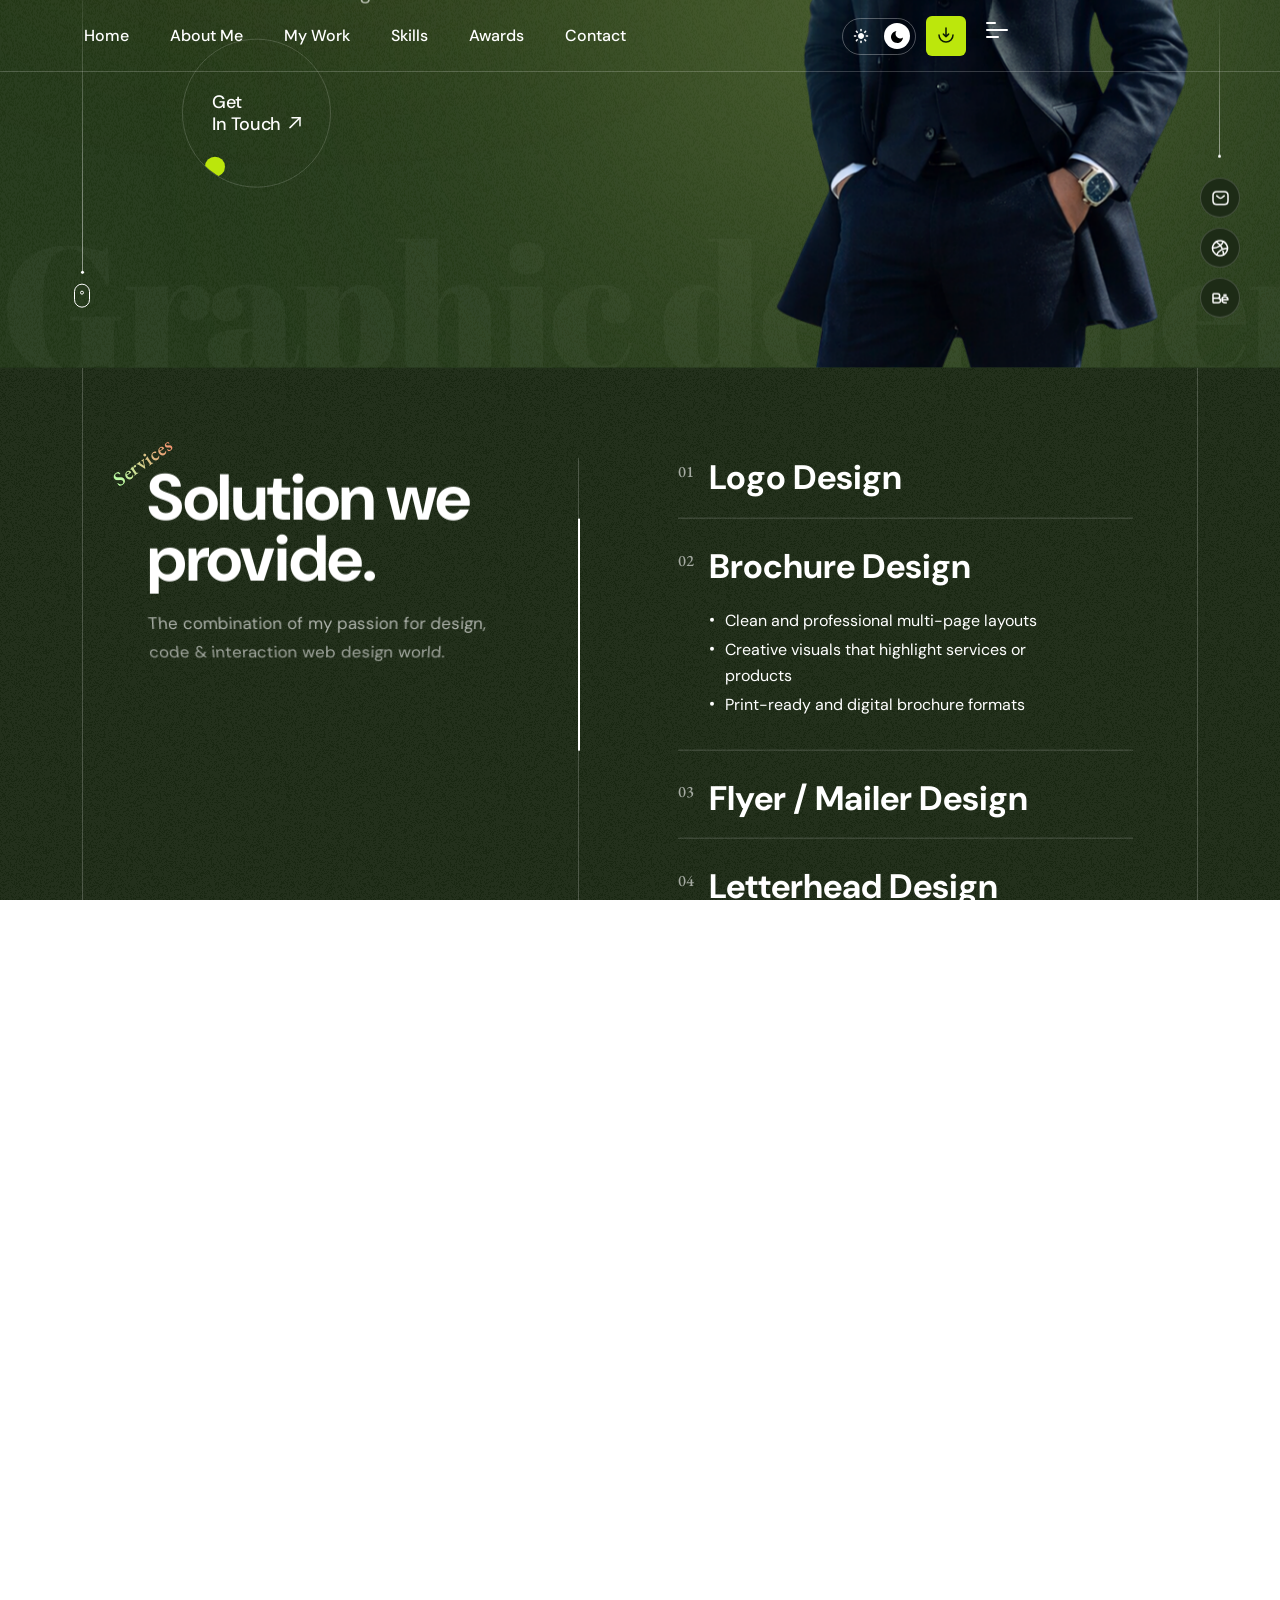
<file: index.html>
<!doctype html>
<html class="no-js" lang="en">

<head>
   <meta charset="utf-8">
   <meta http-equiv="x-ua-compatible" content="ie=edge">
   <title>Rahul Rahul R - Graphic Designer, Video Editor</title>
   <meta name="description" content="">
   <meta name="viewport" content="width=device-width, initial-scale=1">

   <!-- Place favicon.ico in the root directory -->


   <!-- CSS here -->
   <link rel="stylesheet" href="assets/css/bootstrap.css">
   <link rel="stylesheet" href="assets/css/animate.css">
   <link rel="stylesheet" href="assets/css/custom-animation.css">
   <link rel="stylesheet" href="assets/css/swiper-bundle.css">
   <link rel="stylesheet" href="assets/css/slick.css">
   <link rel="stylesheet" href="assets/css/magnific-popup.css">
   <link rel="stylesheet" href="assets/css/font-awesome-pro.css">
   <link rel="stylesheet" href="assets/css/spacing.css">
   <link rel="stylesheet" href="assets/css/main.css">
   <link rel="stylesheet" href="assets/css/custom.css">
</head>

<body id="body" class="tp-magic-cursor">





   <!-- Begin magic cursor 
   ======================== -->
   <div id="magic-cursor">
      <div id="ball"></div>
   </div>
   <!-- End magic cursor -->


   <!-- back to top start -->
   <div class="back-to-top-wrapper">
      <button id="back_to_top" type="button" class="back-to-top-btn">
         <svg width="12" height="7" viewBox="0 0 12 7" fill="none" xmlns="http://www.w3.org/2000/svg">
            <path d="M11 6L6 1L1 6" stroke="currentColor" stroke-width="1.5" stroke-linecap="round"
               stroke-linejoin="round" />
         </svg>
      </button>
   </div>
   <!-- back to top end -->

   <!-- tp-offcanvus-area-end -->
   <div class="tp-offcanvas-area-2 tp-menu-2">
      <div class="tp-offcanvas-shape">
         <img class="tp-offcanvas-shape-2" src="assets/img/offcanvas/bg-shape-3.png" alt="">
      </div>
      <div class="tp-offcanvas-circle-1">
         <span></span>
      </div>
      <div class="tp-offcanvas-circle-2">
         <span></span>
      </div>
      <div class="tp-offcanvas-wrapper">
         <div class="tp-offcanvas-top-2 d-flex align-items-center justify-content-between">

            <div class="tp-offcanvas-close-2">
               <button class="tp-offcanvas-close-btn-2 tp-offcanvas-open-btn-2">
                  <svg width="37" height="38" viewBox="0 0 37 38" fill="none" xmlns="http://www.w3.org/2000/svg">
                     <path d="M9.19141 9.80762L27.5762 28.1924" stroke="currentColor" stroke-width="1.5"
                        stroke-linecap="round" stroke-linejoin="round" />
                     <path d="M9.19141 28.1924L27.5762 9.80761" stroke="currentColor" stroke-width="1.5"
                        stroke-linecap="round" stroke-linejoin="round" />
                  </svg>
               </button>
            </div>
         </div>
         <div class="tp-offcanvas-main-2">
            <div class="tp-offcanvas-content-2">
               <h3 class="tp-offcanvas-content-title-2">Hello There!</h3>
               <p>The combination of my passion for design, code & interaction web design world.</p>
            </div>
            <div class="tp-main-menu-mobile d-lg-none">
               <nav></nav>
            </div>
            <div class="tp-offcanvas-contact-2">
               <h3 class="tp-offcanvas-contact-title-2">Information</h3>

               <ul>
                  <li><a href="tel:+919899875369">+91 98998 75369</a></li>
                  <li><a href="mailto:mksrahulrai@gmail.com">mksrahulrai@gmail.com</a></li>
                  <li><a href="#">India</a></li>
               </ul>
            </div>
            <div class="tp-offcanvas-social-2">
               <h3 class="tp-offcanvas-contact-title-2">Follow Us</h3>
               <ul>
                  <li>
                     <a href="https://www.instagram.com/rahulr7988/">
                        <svg width="16" height="16" viewBox="0 0 16 16" fill="none" xmlns="http://www.w3.org/2000/svg">
                           <path
                              d="M11.25 1.5H4.75C2.95507 1.5 1.5 2.95507 1.5 4.75V11.25C1.5 13.0449 2.95507 14.5 4.75 14.5H11.25C13.0449 14.5 14.5 13.0449 14.5 11.25V4.75C14.5 2.95507 13.0449 1.5 11.25 1.5Z"
                              stroke="currentColor" stroke-width="1.5" stroke-linecap="round" stroke-linejoin="round" />
                           <path
                              d="M10.6016 7.5907C10.6818 8.13166 10.5894 8.68414 10.3375 9.16955C10.0856 9.65497 9.68711 10.0486 9.19862 10.2945C8.71014 10.5404 8.15656 10.6259 7.61663 10.5391C7.0767 10.4522 6.57791 10.1972 6.19121 9.81055C5.80451 9.42385 5.54959 8.92506 5.46271 8.38513C5.37583 7.8452 5.46141 7.29163 5.70728 6.80314C5.95315 6.31465 6.34679 5.91613 6.83221 5.66425C7.31763 5.41238 7.87011 5.31998 8.41107 5.4002C8.96287 5.48202 9.47372 5.73915 9.86817 6.1336C10.2626 6.52804 10.5197 7.0389 10.6016 7.5907Z"
                              stroke="currentColor" stroke-width="1.5" stroke-linecap="round" stroke-linejoin="round" />
                           <path d="M11.5742 4.42578H11.5842" stroke="currentColor" stroke-width="1.5"
                              stroke-linecap="round" stroke-linejoin="round" />
                        </svg>
                     </a>
                  </li>
                  <li>
                     <a href="https://www.behance.net/mksrahulrai">
                        <svg width="18" height="11" viewBox="0 0 18 11" fill="none" xmlns="http://www.w3.org/2000/svg">
                           <path
                              d="M1 5.5715H6.33342C7.62867 5.5715 8.61917 6.56199 8.61917 7.85725C8.61917 9.15251 7.62867 10.143 6.33342 10.143H1.76192C1.30477 10.143 1 9.83823 1 9.38108V1.76192C1 1.30477 1.30477 1 1.76192 1H5.5715C6.86676 1 7.85725 1.99049 7.85725 3.28575C7.85725 4.58101 6.86676 5.5715 5.5715 5.5715H1Z"
                              stroke="currentColor" stroke-width="1.5" stroke-miterlimit="10" />
                           <path
                              d="M10.9062 7.09454H17.0016C17.0016 5.41832 15.6301 4.04688 13.9539 4.04688C12.2777 4.04688 10.9062 5.41832 10.9062 7.09454ZM10.9062 7.09454C10.9062 8.77076 12.2777 10.1422 13.9539 10.1422H15.2492"
                              stroke="currentColor" stroke-width="1.5" stroke-miterlimit="10" stroke-linecap="round"
                              stroke-linejoin="round" />
                           <path d="M16.1125 1.44434H11.668" stroke="currentColor" stroke-width="1.2"
                              stroke-miterlimit="10" stroke-linecap="round" stroke-linejoin="round" />
                        </svg>
                     </a>
                  </li>
                  <li>
                     <a href="https://www.youtube.com/@HindiDreamStorys">
                        <svg width="18" height="14" viewBox="0 0 18 14" fill="none" xmlns="http://www.w3.org/2000/svg">
                           <path
                              d="M12.75 13H5.25C3 13 1.5 11.5 1.5 9.25V4.75C1.5 2.5 3 1 5.25 1H12.75C15 1 16.5 2.5 16.5 4.75V9.25C16.5 11.5 15 13 12.75 13Z"
                              stroke="currentColor" stroke-width="1.5" stroke-miterlimit="10" stroke-linecap="round"
                              stroke-linejoin="round" />
                           <path
                              d="M8.70676 5.14837L10.8006 6.40465C11.5543 6.90716 11.5543 7.66093 10.8006 8.16344L8.70676 9.41972C7.86923 9.92224 7.19922 9.50348 7.19922 8.5822V6.06964C7.19922 4.98086 7.86923 4.64585 8.70676 5.14837Z"
                              fill="currentColor" />
                        </svg>
                     </a>
                  </li>
               </ul>
            </div>
         </div>
      </div>
   </div>
   <!-- header area start -->

   <header>

      <div class="tp-header-area tp-header-mob-space tp-header-transparent p-relative">
         <span class="tp-header-border"></span>
         <div class="container container-large">
            <div class="tp-header-box p-relative">
               <div class="row align-items-center">

                  <div class="col-xl-6 col-lg-7 d-none d-lg-block">
                     <div class="main-menu">
                        <nav class="tp-main-menu-content">
                           <ul class="txt-cnt">
                              <li class="has-dropdown p-static">
                                 <a href="#Home">Home</a>
                              </li>
                              <li><a href="#about-me">About Me</a></li>
                              <li><a href="#work">My Work</a></li>
                              <li><a href="#skills">Skills</a></li>
                              <li><a href="#award">Awards</a></li>
                              <li><a href="#contact">Contact</a></li>
                           </ul>
                        </nav>
                     </div>
                  </div>
                  <div class="col-xl-4 col-lg-3 col-md-7 col-6">
                     <div class="tp-header-right d-flex align-items-center justify-content-end">
                        <div class="tp-theme-toggle ">
                           <label class="tp-theme-toggle-main themepure-theme-toggle" for="this-s">
                              <span class=" tp-theme-toggle-light">
                                 <svg width="16" height="16" viewBox="0 0 16 16" fill="none"
                                    xmlns="http://www.w3.org/2000/svg">
                                    <path
                                       d="M8.0448 11.0454C9.70165 11.0454 11.0448 9.7023 11.0448 8.04544C11.0448 6.38859 9.70165 5.04544 8.0448 5.04544C6.38795 5.04544 5.0448 6.38859 5.0448 8.04544C5.0448 9.7023 6.38795 11.0454 8.0448 11.0454Z"
                                       fill="currentColor" />
                                    <path d="M8 1.5V2.68182" stroke="currentColor" stroke-width="1.5"
                                       stroke-linecap="round" stroke-linejoin="round" />
                                    <path d="M8 13.3182V14.5" stroke="currentColor" stroke-width="1.5"
                                       stroke-linecap="round" stroke-linejoin="round" />
                                    <path d="M3.40198 3.40277L4.24107 4.24186" stroke="currentColor" stroke-width="1.5"
                                       stroke-linecap="round" stroke-linejoin="round" />
                                    <path d="M11.7584 11.7581L12.5975 12.5972" stroke="currentColor" stroke-width="1.5"
                                       stroke-linecap="round" stroke-linejoin="round" />
                                    <path d="M1.5 8H2.68182" stroke="currentColor" stroke-width="1.5"
                                       stroke-linecap="round" stroke-linejoin="round" />
                                    <path d="M13.3174 8H14.4992" stroke="currentColor" stroke-width="1.5"
                                       stroke-linecap="round" stroke-linejoin="round" />
                                    <path d="M3.40198 12.5972L4.24107 11.7581" stroke="currentColor" stroke-width="1.5"
                                       stroke-linecap="round" stroke-linejoin="round" />
                                    <path d="M11.7584 4.24186L12.5975 3.40277" stroke="currentColor" stroke-width="1.5"
                                       stroke-linecap="round" stroke-linejoin="round" />
                                 </svg>
                              </span>
                              <input type="checkbox" class="themepure-theme-toggle-input" id="this-s">
                              <i class="tp-theme-toggle-slide"></i>
                              <span class="tp-theme-toggle-dark">
                                 <svg width="12" height="12" viewBox="0 0 12 12" fill="none"
                                    xmlns="http://www.w3.org/2000/svg">
                                    <path
                                       d="M12 6.54054C11.8949 7.67776 11.4681 8.76152 10.7696 9.66503C10.071 10.5685 9.12957 11.2544 8.05544 11.6424C6.9813 12.0304 5.81888 12.1044 4.70419 11.8559C3.5895 11.6073 2.56866 11.0465 1.7611 10.2389C0.953538 9.43135 0.39267 8.4105 0.144121 7.29581C-0.104428 6.18112 -0.0303768 5.0187 0.357609 3.94457C0.745595 2.87043 1.43147 1.929 2.33497 1.23045C3.23848 0.531888 4.32224 0.105093 5.45946 0C4.79365 0.900756 4.47327 2.01056 4.55656 3.12758C4.63986 4.24459 5.12132 5.2946 5.91336 6.08664C6.7054 6.87869 7.75541 7.36014 8.87242 7.44344C9.98944 7.52673 11.0992 7.20635 12 6.54054Z"
                                       fill="currentColor" />
                                 </svg>
                              </span>
                           </label>
                        </div>
                        <div class="tp-header-cv ml-10 d-none d-md-block">
                           <a class="tp-header-cv-btn" href="assets/img/cv/mycv.docx">
                              <svg width="16" height="16" viewBox="0 0 16 16" fill="none"
                                 xmlns="http://www.w3.org/2000/svg">
                                 <path d="M1 8C1 11.866 4.13401 15 8 15C11.866 15 15 11.866 15 8" stroke="currentColor"
                                    stroke-width="1.5" stroke-linecap="round" />
                                 <path d="M8 1L8 9.75M8 9.75L10.625 7.125M8 9.75L5.375 7.125" stroke="currentColor"
                                    stroke-width="1.5" stroke-linecap="round" stroke-linejoin="round" />
                              </svg>
                           </a>
                        </div>
                        <div class="tp-header-hamburger ml-20">
                           <button class="tp-hamburger-btn tp-hamburger-btn-white tp-menu-bar tp-offcanvas-open-btn-2"
                              type="button">
                              <span></span>
                           </button>
                        </div>
                     </div>
                  </div>
               </div>
            </div>
         </div>
      </div>

   </header>
   <!-- header area end -->

   <!-- header area start -->
   <header>

      <div
         class="tp-header-area tp-header-mob-space tp-header-transparent p-relative tp-int-menu tp-header-sticky-cloned">
         <div class="container container-large">
            <div class="tp-header-box p-relative">
               <div class="row align-items-center">
                  <!-- <div class="col-xl-2 col-lg-2 col-md-5 col-6">
                     <div class="logo">
                        <a class="logo-white" href="index.html">
                           <img data-width="115" src="assets/img/logo/logo.png" alt="">
                        </a>
                        <a class="logo-black" href="index.html">
                           <img data-width="115" src="assets/img/logo/logo-black.png" alt="">
                        </a>
                     </div>
                  </div> -->
                  <div class="col-xl-6 col-lg-7 d-none d-lg-block">
                     <div class="main-menu">
                        <nav class="tp-main-menu-content">
                           <ul class="txt-cnt">
                              <li class="has-dropdown p-static"><a href="#home">Home</a></li>
                              <li><a href="#about-me">About Me</a>
                              </li>
                              <li><a href="#work">My Work</a></li>
                              <li><a href="#contact">Contact</a></li>
                           </ul>
                        </nav>
                     </div>
                  </div>
                  <div class="col-xl-4 col-lg-3 col-md-7 col-6">
                     <div class="tp-header-right d-flex align-items-center justify-content-end">
                        <div class="tp-theme-toggle ">
                           <label class="tp-theme-toggle-main themepure-theme-toggle" for="this-ss">
                              <span class=" tp-theme-toggle-light">
                                 <svg width="16" height="16" viewBox="0 0 16 16" fill="none"
                                    xmlns="http://www.w3.org/2000/svg">
                                    <path
                                       d="M8.0448 11.0454C9.70165 11.0454 11.0448 9.7023 11.0448 8.04544C11.0448 6.38859 9.70165 5.04544 8.0448 5.04544C6.38795 5.04544 5.0448 6.38859 5.0448 8.04544C5.0448 9.7023 6.38795 11.0454 8.0448 11.0454Z"
                                       fill="currentColor" />
                                    <path d="M8 1.5V2.68182" stroke="currentColor" stroke-width="1.5"
                                       stroke-linecap="round" stroke-linejoin="round" />
                                    <path d="M8 13.3182V14.5" stroke="currentColor" stroke-width="1.5"
                                       stroke-linecap="round" stroke-linejoin="round" />
                                    <path d="M3.40198 3.40277L4.24107 4.24186" stroke="currentColor" stroke-width="1.5"
                                       stroke-linecap="round" stroke-linejoin="round" />
                                    <path d="M11.7584 11.7581L12.5975 12.5972" stroke="currentColor" stroke-width="1.5"
                                       stroke-linecap="round" stroke-linejoin="round" />
                                    <path d="M1.5 8H2.68182" stroke="currentColor" stroke-width="1.5"
                                       stroke-linecap="round" stroke-linejoin="round" />
                                    <path d="M13.3174 8H14.4992" stroke="currentColor" stroke-width="1.5"
                                       stroke-linecap="round" stroke-linejoin="round" />
                                    <path d="M3.40198 12.5972L4.24107 11.7581" stroke="currentColor" stroke-width="1.5"
                                       stroke-linecap="round" stroke-linejoin="round" />
                                    <path d="M11.7584 4.24186L12.5975 3.40277" stroke="currentColor" stroke-width="1.5"
                                       stroke-linecap="round" stroke-linejoin="round" />
                                 </svg>
                              </span>
                              <input type="checkbox" class="themepure-theme-toggle-input" id="this-ss">
                              <i class="tp-theme-toggle-slide"></i>
                              <span class="tp-theme-toggle-dark">
                                 <svg width="12" height="12" viewBox="0 0 12 12" fill="none"
                                    xmlns="http://www.w3.org/2000/svg">
                                    <path
                                       d="M12 6.54054C11.8949 7.67776 11.4681 8.76152 10.7696 9.66503C10.071 10.5685 9.12957 11.2544 8.05544 11.6424C6.9813 12.0304 5.81888 12.1044 4.70419 11.8559C3.5895 11.6073 2.56866 11.0465 1.7611 10.2389C0.953538 9.43135 0.39267 8.4105 0.144121 7.29581C-0.104428 6.18112 -0.0303768 5.0187 0.357609 3.94457C0.745595 2.87043 1.43147 1.929 2.33497 1.23045C3.23848 0.531888 4.32224 0.105093 5.45946 0C4.79365 0.900756 4.47327 2.01056 4.55656 3.12758C4.63986 4.24459 5.12132 5.2946 5.91336 6.08664C6.7054 6.87869 7.75541 7.36014 8.87242 7.44344C9.98944 7.52673 11.0992 7.20635 12 6.54054Z"
                                       fill="currentColor" />
                                 </svg>
                              </span>
                           </label>
                        </div>
                        <div class="tp-header-cv ml-10 d-none d-md-block">
                           <a class="tp-header-cv-btn" href="assets/img/cv/mycv.docx">
                              <svg width="16" height="16" viewBox="0 0 16 16" fill="none"
                                 xmlns="http://www.w3.org/2000/svg">
                                 <path d="M1 8C1 11.866 4.13401 15 8 15C11.866 15 15 11.866 15 8" stroke="currentColor"
                                    stroke-width="1.5" stroke-linecap="round" />
                                 <path d="M8 1L8 9.75M8 9.75L10.625 7.125M8 9.75L5.375 7.125" stroke="currentColor"
                                    stroke-width="1.5" stroke-linecap="round" stroke-linejoin="round" />
                              </svg>
                           </a>
                        </div>
                        <div class="tp-header-hamburger ml-20">
                           <button class="tp-hamburger-btn tp-hamburger-btn-white tp-menu-bar tp-offcanvas-open-btn-2"
                              type="button">
                              <span></span>
                           </button>
                        </div>
                     </div>
                  </div>
               </div>
            </div>
         </div>
      </div>

   </header>
   <!-- header area end -->

   <!-- Scroll Smoother -->

   <div id="smooth-wrapper" class="tp-page-wrapper theme-bg" data-background="assets/img/bg/distort-bg.png">
      <div id="smooth-content">

         <main>

            <!-- hero area start -->
            <section id="home" class="tp-hero-area p-relative tp-btn-trigger z-index-1 fix theme-bg-2">
               <div class="tp-hero-social-wrapper">
                  <span class="tp-hero-social-bar"></span>
                  <div class="tp-hero-social">
                     <a href="#">
                        <svg width="17" height="15" viewBox="0 0 17 15" fill="none" xmlns="http://www.w3.org/2000/svg">
                           <path
                              d="M12.25 13.75H4.75C2.5 13.75 1 12.625 1 10V4.75C1 2.125 2.5 1 4.75 1L12.25 1C14.5 1 16 2.125 16 4.75V10C16 12.625 14.5 13.75 12.25 13.75Z"
                              stroke="currentColor" stroke-width="1.5" stroke-miterlimit="10" stroke-linecap="round"
                              stroke-linejoin="round" />
                           <path d="M12.25 5.12488L9.9025 6.99988C9.13 7.61488 7.8625 7.61488 7.09 6.99988L4.75 5.12488"
                              stroke="currentColor" stroke-width="1.5" stroke-miterlimit="10" stroke-linecap="round"
                              stroke-linejoin="round" />
                        </svg>
                     </a>
                     <a href="#">
                        <svg width="18" height="17" viewBox="0 0 18 17" fill="none" xmlns="http://www.w3.org/2000/svg">
                           <path
                              d="M2.50589 12.2494C4.57662 15.836 9.16278 17.0648 12.7494 14.9941C14.2113 14.15 15.2816 12.888 15.8962 11.4461C16.7895 9.35066 16.7208 6.87526 15.4941 4.75063C14.2674 2.62599 12.1581 1.32872 9.89669 1.05462C8.34063 0.866 6.71259 1.16183 5.25063 2.00589C1.66403 4.07662 0.435172 8.66278 2.50589 12.2494Z"
                              stroke="currentColor" stroke-width="1.5" />
                           <path
                              d="M12.712 14.9291C12.712 14.9291 12.0079 9.98655 10.5004 7.37547C8.99289 4.76439 5.28862 2.07143 5.28862 2.07143M5.68375 15.1123C6.79479 11.7605 12.3392 8.04512 16.3967 8.93525M12.3103 1.90808C11.1945 5.22332 5.75659 8.88441 1.71802 8.08903"
                              stroke="currentColor" stroke-width="1.5" stroke-linecap="round" />
                        </svg>
                     </a>
                     <a href="#">
                        <svg width="17" height="11" viewBox="0 0 17 11" fill="none" xmlns="http://www.w3.org/2000/svg">
                           <path
                              d="M1 5.50008H6.25009C7.52511 5.50008 8.50013 6.47509 8.50013 7.75012C8.50013 9.02514 7.52511 10.0002 6.25009 10.0002H1.75001C1.30001 10.0002 1 9.70015 1 9.25014V1.75001C1 1.30001 1.30001 1 1.75001 1H5.50008C6.7751 1 7.75012 1.97502 7.75012 3.25004C7.75012 4.52506 6.7751 5.50008 5.50008 5.50008H1Z"
                              stroke="currentColor" stroke-width="1.5" stroke-miterlimit="10" />
                           <path
                              d="M9.99988 7.00005H16C16 5.35002 14.65 4 12.9999 4C11.3499 4 9.99988 5.35002 9.99988 7.00005ZM9.99988 7.00005C9.99988 8.65008 11.3499 10.0001 12.9999 10.0001H14.275"
                              stroke="currentColor" stroke-width="1.5" stroke-miterlimit="10" stroke-linecap="round"
                              stroke-linejoin="round" />
                           <path d="M14.1249 2.125H11.8749" stroke="currentColor" stroke-width="1.5"
                              stroke-miterlimit="10" stroke-linecap="round" stroke-linejoin="round" />
                        </svg>
                     </a>
                  </div>
               </div>
               <div class="tp-hero-shape">
                  <div class="tp-hero-shape-1 background-white-mode" data-background="assets/img/hero/hero-overlay.png">
                  </div>
                  <div class="tp-hero-shape-1 background-dark-mode"
                     data-background="assets/img/hero/hero-overlay-2.png"></div>
                  <span class="tp-hero-shape-2"></span>
               </div>
               <div class="tp-hero-bottom-text-wrapper">
                  <div class="tp-hero-bottom-text">
                     <p>Graphic designer</p>
                     <p>UI/UX designer</p>
                  </div>
                  <div class="tp-hero-bottom-text">
                     <p>Video Editor</p>
                     <p>Motion designer</p>
                  </div>
               </div>
               <div class="container">
                  <div class="row align-items-end">
                     <div class="col-xl-7 col-lg-7 col-md-12">
                        <div class="tp-hero-left-wrapper">
                           <div class="tp-hero-content tp_text_anim p-relative z-index-1">
                              <span>Hello There! <img src="assets/img/hero/hero-hand.png" alt=""></span>
                              <h3 class="tp-hero-title cd-headline clip tp_title_anim">
                                 I am Rahul <br>
                                 <span class="cd-words-wrapper">
                                    <b class="is-visible">Graphic Designer</b>
                                    <b class="app">Video Editor</b>
                                    <b>UI/UX Designer</b>
                                 </span>
                              </h3>

                              <p>The combination of my passion for design, code & <br> interaction web design world.</p>

                              <div class="tp-hero-btn wrap ">
                                 <div class="tp-hover-btn-wrapper tp-btn-bounce">
                                    <a href="https://wa.me/+919899875369"
                                       class="tp-hover-btn tp-hover-btn-item tp-btn-circle square">
                                       <span class="tp-btn-circle-text">
                                          Get <br> In Touch
                                       </span>
                                       <span class="tp-btn-circle-arrow">
                                          <svg width="12" height="12" viewBox="0 0 12 12" fill="none"
                                             xmlns="http://www.w3.org/2000/svg">
                                             <path d="M11 1L1 11" stroke="currentColor" stroke-width="1.5"
                                                stroke-linecap="round" stroke-linejoin="round" />
                                             <path d="M2.98874 1.01725L10.9991 1L10.9826 9.01105" stroke="currentColor"
                                                stroke-width="1.5" stroke-linecap="round" stroke-linejoin="round" />
                                          </svg>
                                       </span>
                                       <i class="tp-btn-circle-dot"></i>
                                    </a>
                                 </div>
                              </div>
                              <div class="tp-hero-scroll smooth">
                                 <a href=".tp-sv">
                                    <span class="tp-hero-scroll-bar"></span>
                                    <span class="tp-hero-scroll-mouse"></span>
                                 </a>
                              </div>
                           </div>
                        </div>
                     </div>
                     <div class="col-xl-5 col-lg-5 col-md-12">
                        <div class="tp-hero-thumb-wrapper text-center text-lg-end p-relative z-index-1">
                           <div class="tp-hero-thumb-shape">
                              <img class="tp-hero-thumb-shape-1" data-speed="1.4" src="assets/img/hero/shape/1.png"
                                 alt="">
                              <img class="tp-hero-thumb-shape-2 d-none d-xl-block" data-speed="1.2"
                                 src="assets/img/hero/shape/2.png" alt="">
                              <span class="tp-hero-thumb-shape-3"></span>
                           </div>
                           <div class="tp-hero-thumb">
                              <img src="assets/img/hero/hero-img.png" alt="">
                           </div>
                        </div>
                     </div>
                  </div>
               </div>
            </section>
            <!-- hero area end -->

            <!-- service area start -->
            <section class="tp-services-area tp-sv tp-services-bg-text-animation fix">
               <div class="container container-large">
                  <div class="tp-services-inner pb-195 p-relative z-index-1">

                     <span class="tp-services-inner-border tp-vertical-line transition-3"></span>
                     <span class="tp-services-inner-border right tp-vertical-line transition-3"></span>

                     <div class="tp-services-bottom-text tp-services-bg-text ">
                        <p>Services</p>
                     </div>
                     <div class="row gx-0">
                        <div class="col-xl-6 col-lg-7">
                           <div class="tp-services-wrapper tp-services-capsule-wrapper p-relative  pt-100 pr-70"
                              data-tp-throwable-scene="true">
                              <div class="tp-section-title-wrapper tp_text_anim mb-170">
                                 <div class="tp-section-title-inner p-relative">
                                    <span class="tp-section-subtitle">Services</span>
                                    <h3 class="tp-section-title tp_title_anim">Solution <br> we provide.</h3>
                                 </div>
                                 <p>The combination of my passion for design, code & interaction web design world.</p>
                              </div>
                              <div class="tp-services-capsule-item-wrapper">
                                 <p data-tp-throwable-el="">
                                    <span class="tp-services-capsule-item" data-bg-color="#00CC97">Logo Design</span>
                                 </p>
                                 <p data-tp-throwable-el="">
                                    <span class="tp-services-capsule-item" data-bg-color="#FF759C">Brochure
                                       Design</span>
                                 </p>
                                 <p data-tp-throwable-el="">
                                    <span class="tp-services-capsule-item" data-bg-color="#FFDB59"
                                       data-text-color="#121212">Flyer / Mailer Design</span>
                                 </p>
                                 <p data-tp-throwable-el="">
                                    <span class="tp-services-capsule-item" data-bg-color="#FFDB59"
                                       data-text-color="#121212">Letterhead Design</span>
                                 </p>
                                 <p data-tp-throwable-el="">
                                    <span class="tp-services-capsule-item" data-bg-color="#00CC97">Corporate PPT
                                       Design</span>
                                 </p>
                                 <p data-tp-throwable-el="">
                                    <span class="tp-services-capsule-item" data-bg-color="#FFDB59"
                                       data-text-color="#121212">Social Media Posts Design</span>
                                 </p>
                                 <p data-tp-throwable-el="">
                                    <span class="tp-services-capsule-item" data-bg-color="#00CC97">Catalogue
                                       Design</span>
                                 </p>
                                 <p data-tp-throwable-el="">
                                    <span class="tp-services-capsule-item" data-bg-color="#19B3F1">Branding
                                       Collateral</span>
                                 </p>
                                 <p data-tp-throwable-el="">
                                    <span class="tp-services-capsule-item" data-bg-color="#FF759C">UI/UX Design (Web &
                                       Mobile)</span>
                                 </p>
                                 <p data-tp-throwable-el="">
                                    <span class="tp-services-capsule-item" data-bg-color="#FFDB59"
                                       data-text-color="#121212">Video Editing</span>
                                 </p>
                                 <p data-tp-throwable-el="">
                                    <span class="">
                                       <img src="assets/img/services/shape/services-shape-1.png" alt="">
                                    </span>
                                 </p>
                                 <p data-tp-throwable-el="">
                                    <span class="">
                                       <img src="assets/img/services/shape/services-shape-2.png" alt="">
                                    </span>
                                 </p>
                              </div>
                           </div>
                        </div>
                        <div class="col-xl-6 col-lg-5">
                           <div class="tp-services-accordion tp-accordion tp-accordion-2 mt-90 pl-70 p-relative">
                              <span class="tp-services-accordion-border"></span>
                              <div class="accordion" id="accordionExample">
                                 <div class="accordion-item tp-services-accordion-item">
                                    <h2 class="accordion-header" id="headingOne">
                                       <button class="accordion-button collapsed" type="button"
                                          data-bs-toggle="collapse" data-bs-target="#collapseOne" aria-expanded="false"
                                          aria-controls="collapseOne">
                                          <span>01</span>
                                          Logo Design
                                       </button>
                                    </h2>
                                    <div id="collapseOne" class="accordion-collapse collapse"
                                       aria-labelledby="headingOne" data-bs-parent="#accordionExample">
                                       <div class="accordion-body">
                                          <ul>
                                             <li>Unique and memorable brand identity concepts</li>
                                             <li>Modern, minimal, and professional logo styles</li>
                                             <li>High-resolution files for web, print, and branding use</li>
                                          </ul>
                                       </div>
                                    </div>
                                    <span class="accordion-item-border"></span>
                                 </div>
                                 <div class="accordion-item tp-services-accordion-item active">
                                    <h2 class="accordion-header" id="headingTwo">
                                       <button class="accordion-button" type="button" data-bs-toggle="collapse"
                                          data-bs-target="#collapseTwo" aria-expanded="false"
                                          aria-controls="collapseTwo">
                                          <span>02</span>
                                          Brochure Design
                                       </button>
                                    </h2>
                                    <div id="collapseTwo" class="accordion-collapse collapse show"
                                       aria-labelledby="headingTwo" data-bs-parent="#accordionExample">
                                       <div class="accordion-body">
                                          <ul>
                                             <li>Clean and professional multi-page layouts</li>
                                             <li>Creative visuals that highlight services or products</li>
                                             <li>Print-ready and digital brochure formats</li>
                                          </ul>
                                       </div>
                                    </div>
                                    <span class="accordion-item-border"></span>
                                 </div>
                                 <div class="accordion-item tp-services-accordion-item">
                                    <h2 class="accordion-header" id="headingThree">
                                       <button class="accordion-button collapsed" type="button"
                                          data-bs-toggle="collapse" data-bs-target="#collapseThree"
                                          aria-expanded="false" aria-controls="collapseThree">
                                          <span>03</span>
                                          Flyer / Mailer Design
                                       </button>
                                    </h2>
                                    <div id="collapseThree" class="accordion-collapse collapse"
                                       aria-labelledby="headingThree" data-bs-parent="#accordionExample">
                                       <div class="accordion-body">
                                          <ul>
                                             <li>Eye-catching promotional flyer designs</li>
                                             <li>Strong typography and visual hierarchy</li>
                                             <li>Designed for both digital sharing and print</li>
                                          </ul>
                                       </div>
                                    </div>
                                    <span class="accordion-item-border"></span>
                                 </div>
                                 <div class="accordion-item tp-services-accordion-item">
                                    <h2 class="accordion-header" id="headingFour">
                                       <button class="accordion-button collapsed" type="button"
                                          data-bs-toggle="collapse" data-bs-target="#collapseFour" aria-expanded="false"
                                          aria-controls="collapseFour">
                                          <span>04</span>
                                          Letterhead Design
                                       </button>
                                    </h2>
                                    <div id="collapseFour" class="accordion-collapse collapse"
                                       aria-labelledby="headingFour" data-bs-parent="#accordionExample">
                                       <div class="accordion-body">
                                          <ul>
                                             <li>Professional corporate stationery design</li>
                                             <li>Brand-aligned typography and layout</li>
                                             <li>Print-ready formats for official documents</li>
                                          </ul>
                                       </div>
                                    </div>
                                    <span class="accordion-item-border"></span>
                                 </div>
                                 <div class="accordion-item tp-services-accordion-item">
                                    <h2 class="accordion-header" id="headingFive">
                                       <button class="accordion-button collapsed" type="button"
                                          data-bs-toggle="collapse" data-bs-target="#collapseFive" aria-expanded="false"
                                          aria-controls="collapseFive">
                                          <span>05</span>
                                          Corporate PPT Design
                                       </button>
                                    </h2>
                                    <div id="collapseFive" class="accordion-collapse collapse"
                                       aria-labelledby="headingFour" data-bs-parent="#accordionExample">
                                       <div class="accordion-body">
                                          <ul>
                                             <li>Modern and engaging presentation slides</li>
                                             <li>Clean layouts with professional infographics</li>
                                             <li>Designed to impress clients and stakeholders</li>
                                          </ul>
                                       </div>
                                    </div>
                                    <span class="accordion-item-border"></span>
                                 </div>
                                 <div class="accordion-item tp-services-accordion-item">
                                    <h2 class="accordion-header" id="headingSix">
                                       <button class="accordion-button collapsed" type="button"
                                          data-bs-toggle="collapse" data-bs-target="#collapseSix" aria-expanded="false"
                                          aria-controls="collapseSix">
                                          <span>06</span>
                                          Social Media Posts Design
                                       </button>
                                    </h2>
                                    <div id="collapseSix" class="accordion-collapse collapse"
                                       aria-labelledby="headingFour" data-bs-parent="#accordionExample">
                                       <div class="accordion-body">
                                          <ul>
                                             <li>Creative and scroll-stopping social media graphics</li>
                                             <li>Consistent brand style across all posts</li>
                                             <li>Optimized designs for Instagram, Facebook, and LinkedIn</li>
                                          </ul>
                                       </div>
                                    </div>
                                    <span class="accordion-item-border"></span>
                                 </div>
                                 <div class="accordion-item tp-services-accordion-item">
                                    <h2 class="accordion-header" id="headingSeven">
                                       <button class="accordion-button collapsed" type="button"
                                          data-bs-toggle="collapse" data-bs-target="#collapseSeven"
                                          aria-expanded="false" aria-controls="collapseSeven">
                                          <span>07</span>
                                          Catalogue Design
                                       </button>
                                    </h2>
                                    <div id="collapseSeven" class="accordion-collapse collapse"
                                       aria-labelledby="headingSeven" data-bs-parent="#accordionExample">
                                       <div class="accordion-body">
                                          <ul>
                                             <li>Organized and visually appealing product layouts</li>
                                             <li>Clear product information with strong visuals</li>
                                             <li>Print-ready and digital catalogue versions</li>
                                          </ul>
                                       </div>
                                    </div>
                                    <span class="accordion-item-border"></span>
                                 </div>
                                 <div class="accordion-item tp-services-accordion-item">
                                    <h2 class="accordion-header" id="headingEight">
                                       <button class="accordion-button collapsed" type="button"
                                          data-bs-toggle="collapse" data-bs-target="#collapseEight"
                                          aria-expanded="false" aria-controls="collapseEight">
                                          <span>08</span>
                                          Branding Collateral
                                       </button>
                                    </h2>
                                    <div id="collapseEight" class="accordion-collapse collapse"
                                       aria-labelledby="headingEight" data-bs-parent="#accordionExample">
                                       <div class="accordion-body">
                                          <ul>
                                             <li>Business cards, stationery, and marketing materials</li>
                                             <li>Consistent brand identity across all assets</li>
                                             <li>Professional designs for strong brand presence</li>
                                          </ul>
                                       </div>
                                    </div>
                                    <span class="accordion-item-border"></span>
                                 </div>
                                 <div class="accordion-item tp-services-accordion-item">
                                    <h2 class="accordion-header" id="headingNine">
                                       <button class="accordion-button collapsed" type="button"
                                          data-bs-toggle="collapse" data-bs-target="#collapseNine" aria-expanded="false"
                                          aria-controls="collapseNine">
                                          <span>09</span>
                                          UI/UX Design (Web & Mobile)
                                       </button>
                                    </h2>
                                    <div id="collapseFive" class="accordion-collapse collapse"
                                       aria-labelledby="headingFour" data-bs-parent="#accordionExample">
                                       <div class="accordion-body">
                                          <ul>
                                             <li>User-friendly website and mobile app interfaces</li>
                                             <li>Modern UI with smooth user experience</li>
                                             <li>Wireframes, prototypes, and high-quality design layouts</li>
                                          </ul>
                                       </div>
                                    </div>
                                    <span class="accordion-item-border"></span>
                                 </div>
                                 <div class="accordion-item tp-services-accordion-item">
                                    <h2 class="accordion-header" id="headingTen">
                                       <button class="accordion-button collapsed" type="button"
                                          data-bs-toggle="collapse" data-bs-target="#collapseTen" aria-expanded="false"
                                          aria-controls="collapseTen">
                                          <span>10</span>
                                          Video Editing
                                       </button>
                                    </h2>
                                    <div id="collapseTen" class="accordion-collapse collapse"
                                       aria-labelledby="headingRTen" data-bs-parent="#accordionExample">
                                       <div class="accordion-body">
                                          <ul>
                                             <li>Professional editing for ads, reels, and promos</li>
                                             <li>Smooth transitions, effects, and motion graphics</li>
                                             <li>Optimized videos for social media and marketing</li>
                                          </ul>
                                       </div>
                                    </div>
                                    <span class="accordion-item-border"></span>
                                 </div>
                              </div>
                           </div>
                        </div>
                     </div>
                  </div>
               </div>
            </section>
            <!-- service area end -->

            <!-- marquee area start -->
            <div class="tp-marquee-area z-index-5">
               <div class="tp-marquee-wrapper">
                  <div class="tp-marquee-slider fix">
                     <div class="tp-marquee-slider-active d-flex align-items-center ">
                        <div class="tp-marquee-item">
                           <p>Graphic Designer <img src="assets/img/marquee/smile.svg" alt=""></p>
                        </div>
                        <div class="tp-marquee-item">
                           <p>Visual Storytelling <img src="assets/img/marquee/stroke.svg" alt=""></p>
                        </div>
                        <div class="tp-marquee-item">
                           <p>Branding <img src="assets/img/marquee/smile.svg" alt=""></p>
                        </div>
                        <div class="tp-marquee-item">
                           <p>Logo Design <img src="assets/img/marquee/stroke.svg" alt=""></p>
                        </div>
                        <div class="tp-marquee-item">
                           <p>Motion Graphics <img src="assets/img/marquee/stroke.svg" alt=""></p>
                        </div>
                        <div class="tp-marquee-item">
                           <p>Creative Design Solutions <img src="assets/img/marquee/stroke.svg" alt=""></p>
                        </div>
                        <div class="tp-marquee-item">
                           <p>Social Media Creatives <img src="assets/img/marquee/stroke.svg" alt=""></p>
                        </div>
                        <div class="tp-marquee-item">
                           <p>Video Editing <img src="assets/img/marquee/stroke.svg" alt=""></p>
                        </div>
                     </div>
                  </div>
               </div>
            </div>
            <!-- marquee area end -->

            <!-- about area start -->
            <section id="about-me" class="tp-about-area fix">
               <div class="container container-large">
                  <div class="tp-about-inner pt-145 pb-80">
                     <span class="tp-about-inner-border transition-3"></span>
                     <div class="row">
                        <div class="col-xl-5 col-lg-5">
                           <div class="tp-about-wrapper">
                              <div class="tp-section-title-wrapper p-relative mb-45">
                                 <span class="tp-section-subtitle-bg">About Me</span>
                                 <span class="tp-section-subtitle tp-section-subtitle-1 tp-about-subtitle">About
                                    Me</span>
                              </div>
                              <div class="tp-about-thumb-wrapper p-relative z-index-1">
                                 <div class="tp-about-thumb p-relative z-index-1">
                                    <div class="tp-about-thumb-bg-shape include-bg"
                                       data-background="assets/img/about/shape/about-shape-1.png"></div>
                                    <img src="assets/img/about/about-1.png" alt="">
                                 </div>
                              </div>
                           </div>
                        </div>
                        <div class="col-xl-7 col-lg-7">
                           <div class="tp-about-desc">
                              <div class="tp-about-award d-inline-block">
                                 <div class="tp-about-desc-content mb-40">
                                    <p>Hello! I’m <span>Rahul R</span> a self-taught <span>Graphic, Video Editor & UI/UX
                                          Designer</span> with a specialization in visual identity & creative strategy
                                       for branding solutions, packaging design.</p>
                                 </div>
                                 <div class="tp-about-fact">
                                    <div class="row">
                                       <div class="col-md-4 col-sm-6 mb-30">
                                          <div class="tp-about-fact-item">
                                             <h4><span data-purecounter-duration="2" data-purecounter-end="180"
                                                   class="purecounter"></span>+</h4>
                                             <p>Project Delivered</p>
                                          </div>
                                       </div>
                                       <div class="col-md-4 col-sm-6 mb-30">
                                          <div class="tp-about-fact-item">
                                             <h4><span data-purecounter-duration="2" data-purecounter-end="7"
                                                   class="purecounter"></span>+</h4>
                                             <p>Years of Experience</p>
                                          </div>
                                       </div>
                                       <div class="col-md-4 col-sm-6 mb-30">
                                          <div class="tp-about-fact-item">
                                             <h4><span data-purecounter-duration="2" data-purecounter-end="40"
                                                   class="purecounter"></span>+</h4>
                                             <p>Happy Clients</p>
                                          </div>
                                       </div>
                                    </div>
                                 </div>
                              </div>
                           </div>
                        </div>
                     </div>
                  </div>
            </section>
            <!-- about area end -->

            <!-- portfolio area start -->
            <div class="section" id="work">
               <div
                  class="tp-hero-2__bg  tp-hero-2__space-4 d-flex align-items-center justify-content-start p-relative z-index-1 fix">
                  <div class="tp-hero-2__boder-circle">
                     <span></span>
                  </div>
                  <div class="tp-portfolio-shape">
                     <img class="tp-portfolio-shape-2-1 tp-zoom-in-out" src="assets/img/portfolio/shape-3.png" alt="">
                  </div>
                  <div class="container">
                     <div class="row">
                        <div class="col-xl-12">
                           <div class="tp-3d-slide-container">

                              <span class="tp-3d-slide-arrow tp-3d-slide-arrow-left z-index-9">
                                 <svg width="16" height="16" viewBox="0 0 16 16" fill="none"
                                    xmlns="http://www.w3.org/2000/svg">
                                    <path d="M15 8H1" stroke="currentColor" stroke-width="2" stroke-linecap="round"
                                       stroke-linejoin="round" />
                                    <path d="M8 1L1 8L8 15" stroke="currentColor" stroke-width="2"
                                       stroke-linecap="round" stroke-linejoin="round" />
                                 </svg>
                              </span>

                              <span class="tp-3d-slide-arrow tp-3d-slide-arrow-right z-index-9">
                                 <svg width="16" height="16" viewBox="0 0 16 16" fill="none"
                                    xmlns="http://www.w3.org/2000/svg">
                                    <path d="M1 8H15" stroke="currentColor" stroke-width="2" stroke-linecap="round"
                                       stroke-linejoin="round" />
                                    <path d="M8 1L15 8L8 15" stroke="currentColor" stroke-width="2"
                                       stroke-linecap="round" stroke-linejoin="round" />
                                 </svg>
                              </span>

                              <div class="tp-3d-slide-wrapper" id="tp-3d-slide-wrapper">
                                 <div class="tp-3d-slide prev-2 tp-hover-reveal-text">
                                    <a href="portfolio-details.html" class="tp-portfolio-item-2 include-bg"
                                       data-background="assets/img/portfolio/2/1.jpg">



                                    </a>
                                 </div>
                                 <div class="tp-3d-slide prev-1 tp-hover-reveal-text">
                                    <a href="portfolio-details.html" class="tp-portfolio-item-2 include-bg"
                                       data-background="assets/img/portfolio/2/2.jpg">



                                    </a>
                                 </div>
                                 <div class="tp-3d-slide active tp-hover-reveal-text">
                                    <a href="portfolio-details.html" class="tp-portfolio-item-2 include-bg"
                                       data-background="assets/img/portfolio/2/3.jpg">



                                    </a>
                                 </div>
                                 <div class="tp-3d-slide next-1 tp-hover-reveal-text">
                                    <a href="portfolio-details.html" class="tp-portfolio-item-2 include-bg"
                                       data-background="assets/img/portfolio/2/4.jpg">



                                    </a>
                                 </div>
                                 <div class="tp-3d-slide next-2 tp-hover-reveal-text">
                                    <a href="portfolio-details.html" class="tp-portfolio-item-2 include-bg"
                                       data-background="assets/img/portfolio/2/5.jpg">



                                    </a>
                                 </div>
                                 <div class="tp-3d-slide tp-hover-reveal-text">
                                    <a href="portfolio-details.html" class="tp-portfolio-item-2 include-bg"
                                       data-background="assets/img/portfolio/2/6.jpg">



                                    </a>
                                 </div>
                                 <div class="tp-3d-slide tp-hover-reveal-text">
                                    <a href="portfolio-details.html" class="tp-portfolio-item-2 include-bg"
                                       data-background="assets/img/portfolio/2/7.jpg">



                                    </a>
                                 </div>
                                 <div class="tp-3d-slide tp-hover-reveal-text">
                                    <a href="portfolio-details.html" class="tp-portfolio-item-2 include-bg"
                                       data-background="assets/img/portfolio/2/8.jpg">



                                    </a>
                                 </div>
                                 <div class="tp-3d-slide tp-hover-reveal-text">
                                    <a href="portfolio-details.html" class="tp-portfolio-item-2 include-bg"
                                       data-background="assets/img/portfolio/2/9.jpg">



                                    </a>
                                 </div>
                                 <div class="tp-3d-slide tp-hover-reveal-text">
                                    <a href="portfolio-details.html" class="tp-portfolio-item-2 include-bg"
                                       data-background="assets/img/portfolio/2/10.jpg">



                                    </a>
                                 </div>
                                 <div class="tp-3d-slide tp-hover-reveal-text">
                                    <a href="portfolio-details.html" class="tp-portfolio-item-2 include-bg"
                                       data-background="assets/img/portfolio/2/11.jpg">



                                    </a>
                                 </div>
                              </div>
                           </div>
                        </div>
                     </div>
                  </div>
               </div>
            </div>
            <!-- portfolio area end -->

            <!-- skill area start -->
            <section id="skills" class="tp-skill-area pt-115 pb-105 p-relative z-index-1 fix theme-bg-2"
               data-background="assets/img/skill/bg-distort.png">
               <div class="tp-skill-shape">
                  <span class="tp-skill-shape-1"></span>
                  <span class="tp-skill-shape-2"></span>
               </div>
               <div class="container">
                  <div class="row">
                     <div class="col-xl-12">
                        <div class="tp-skill-section-title">
                           <div class="tp-section-title-wrapper tp_text_anim mb-30 text-center">
                              <div class="tp-section-title-inner tp_title_anim p-relative">
                                 <span class="tp-section-subtitle">Advantage</span>
                                 <h3 class="tp-section-title">Skills & tools</h3>
                              </div>
                              <p>For those who know what they're looking for..</p>
                           </div>
                        </div>
                     </div>
                  </div>
                  <div class="row">
                     <div class="col-xl-12">
                        <div class="tp-skill-tab tp-tab d-flex align-items-center justify-content-center mb-70">
                           <!-- <nav>
                              <div class="nav nav-tabs tp-marker-tab" id="nav-tab" role="tablist">
                                 <button class="nav-link " id="nav-tech-tab" data-bs-toggle="tab"
                                    data-bs-target="#nav-tech" type="button" role="tab" aria-controls="nav-tech"
                                    aria-selected="true">Tech</button>
                                 <button class="nav-link active" id="nav-design-tab" data-bs-toggle="tab"
                                    data-bs-target="#nav-design" type="button" role="tab" aria-controls="nav-design"
                                    aria-selected="false">Design</button>
                                 <span id="lineMarker"></span>
                              </div>
                           </nav> -->

                        </div>
                     </div>
                  </div>
                  <div class="row">
                     <div class="col-xl-12">
                        <div class="tab-content" id="nav-tabContent">

                           <div class="tab-pane fade show active" id="nav-design" role="tabpanel"
                              aria-labelledby="nav-design-tab" tabindex="0">
                              <div class="tp-skill-tab-content tp-skill-radius">
                                 <div class="row">
                                    <div class="col-xl-2 col-lg-3 col-md-3 col-6">
                                       <div class="tp-skill-item text-center">
                                          <div
                                             class="tp-skill-thumb d-flex align-items-center justify-content-center flex-column">
                                             <div class="tp-skill-icon">
                                                <span>
                                                   <img src="assets/img/skill/1.png" alt="">
                                                </span>
                                             </div>

                                          </div>
                                       </div>
                                    </div>
                                    <div class="col-xl-2 col-lg-3 col-md-3 col-6">
                                       <div class="tp-skill-item text-center">
                                          <div
                                             class="tp-skill-thumb d-flex align-items-center justify-content-center flex-column">
                                             <div class="tp-skill-icon">
                                                <span>
                                                   <img src="assets/img/skill/2.png" alt="">
                                                </span>
                                             </div>
                                          </div>
                                       </div>
                                    </div>
                                    <div class="col-xl-2 col-lg-3 col-md-3 col-6">
                                       <div class="tp-skill-item text-center">
                                          <div
                                             class="tp-skill-thumb d-flex align-items-center justify-content-center flex-column">
                                             <div class="tp-skill-icon">
                                                <span>
                                                   <img src="assets/img/skill/3.png" alt="">
                                                </span>
                                             </div>
                                          </div>
                                       </div>
                                    </div>
                                    <div class="col-xl-2 col-lg-3 col-md-3 col-6">
                                       <div class="tp-skill-item text-center">
                                          <div
                                             class="tp-skill-thumb d-flex align-items-center justify-content-center flex-column">
                                             <div class="tp-skill-icon">
                                                <span>
                                                   <img src="assets/img/skill/4.png" alt="">
                                                </span>
                                             </div>
                                          </div>
                                       </div>
                                    </div>
                                    <div class="col-xl-2 col-lg-3 col-md-3 col-6">
                                       <div class="tp-skill-item text-center">
                                          <div
                                             class="tp-skill-thumb d-flex align-items-center justify-content-center flex-column">
                                             <div class="tp-skill-icon">
                                                <span>
                                                   <img src="assets/img/skill/5.png" alt="">
                                                </span>
                                             </div>
                                          </div>
                                       </div>
                                    </div>
                                    <div class="col-xl-2 col-lg-3 col-md-3 col-6">
                                       <div class="tp-skill-item text-center">
                                          <div
                                             class="tp-skill-thumb d-flex align-items-center justify-content-center flex-column">
                                             <div class="tp-skill-icon">
                                                <span>
                                                   <img src="assets/img/skill/7.png" alt="">
                                                </span>
                                             </div>
                                          </div>
                                       </div>
                                    </div>
                                    <div style="display: flex;justify-content: center;">
                                       <div class="col-xl-2 col-lg-3 col-md-3 col-6">
                                          <div class="tp-skill-item text-center">
                                             <div
                                                class="tp-skill-thumb d-flex align-items-center justify-content-center flex-column">
                                                <div class="tp-skill-icon">
                                                   <span>
                                                      <img src="assets/img/skill/8.png" alt="">
                                                   </span>
                                                </div>
                                             </div>
                                          </div>
                                       </div>
                                       <div class="col-xl-2 col-lg-3 col-md-3 col-6">
                                          <div class="tp-skill-item text-center">
                                             <div
                                                class="tp-skill-thumb d-flex align-items-center justify-content-center flex-column">
                                                <div class="tp-skill-icon">
                                                   <span>
                                                      <img src="assets/img/skill/6.png" alt="">
                                                   </span>
                                                </div>
                                             </div>
                                          </div>
                                       </div>
                                    </div>

                                 </div>
                              </div>
                           </div>
                        </div>
                     </div>
                  </div>
               </div>
            </section>
            <!-- skill area end -->

            <!-- award area start -->
            <section id="award" class="tp-award-area pt-120 pb-120 tp-bg-light p-relative">
               <div class="container">
                  <div class="tp-award-inner p-relative pb-80">
                     <span class="tp-award-bottom-border"></span>
                     <div class="row">
                        <div class="col-xl-5">
                           <div class="tp-award-wrapper">
                              <div class="tp-section-title-wrapper p-relative z-index-1 mb-30">
                                 <div class="tp-section-title-inner tp_title_anim p-relative">
                                    <span class="tp-section-subtitle tp-award-subtitle">Awards</span>
                                    <h3 class="tp-section-title">Awards & <br> recognitions</h3>
                                 </div>
                              </div>
                              <div class="tp-award-text-wrapper p-relative">
                                 <div class="tp-award-shape">
                                    <img class="tp-award-shape-1" data-speed="1" data-lag="0.1"
                                       src="assets/img/award/shape/line_img...png" alt="diego">
                                 </div>
                              </div>
                           </div>
                        </div>
                        <div class="col-xl-7">
                           <div class="tp-award-item-wrapper pt-35 pl-70">
                              <div class="tp-award-item p-relative tp-hover-reveal-item">
                                 <a href="https://wa.me/+919899875369" class="d-block">
                                    <div
                                       class="tp-award-item-inner d-flex align-items-center justify-content-between flex-wrap">
                                       <div class="tp-award-arrow">
                                          <svg width="16" height="15" viewBox="0 0 16 15" fill="none"
                                             xmlns="http://www.w3.org/2000/svg">
                                             <path fill-rule="evenodd" clip-rule="evenodd"
                                                d="M14.9549 6.36738L16 7.4283L14.9552 8.49026L8.68634 14.8572L7.64153 13.7959L13.2459 8.10313H1.47758H0.738881H0V0H1.47758V6.60227H13.0966L7.64155 1.06134L8.68637 6.22918e-05L14.9549 6.36738Z"
                                                fill="currentColor" />
                                          </svg>
                                       </div>
                                       <div class="tp-award-content">
                                          <h3 class="tp-award-title">Master Diploma In <br>Multimedia & Animation</h3>
                                       </div>
                                       <div class="tp-award-btn-wrapper">
                                          <span class="tp-award-btn">
                                             <span>
                                                <svg width="13" height="13" viewBox="0 0 13 13" fill="none"
                                                   xmlns="http://www.w3.org/2000/svg">
                                                   <path d="M12 1L1 12" stroke="currentColor" stroke-width="1.5"
                                                      stroke-linecap="round" stroke-linejoin="round" />
                                                   <path d="M3.18762 1.01897L11.9991 1L11.9809 9.81215"
                                                      stroke="currentColor" stroke-width="1.5" stroke-linecap="round"
                                                      stroke-linejoin="round" />
                                                </svg>
                                                <svg width="13" height="13" viewBox="0 0 13 13" fill="none"
                                                   xmlns="http://www.w3.org/2000/svg">
                                                   <path d="M12 1L1 12" stroke="currentColor" stroke-width="1.5"
                                                      stroke-linecap="round" stroke-linejoin="round" />
                                                   <path d="M3.18762 1.01897L11.9991 1L11.9809 9.81215"
                                                      stroke="currentColor" stroke-width="1.5" stroke-linecap="round"
                                                      stroke-linejoin="round" />
                                                </svg>

                                             </span>
                                          </span>
                                       </div>
                                    </div>
                                 </a>
                                 <div class="tp-hover-reveal-bg" data-background="assets/img/award/1.jpg"></div>
                                 <span class="tp-award-inner-border"></span>
                              </div>
                              <div class="tp-award-item p-relative tp-hover-reveal-item">
                                 <a href="https://wa.me/+919899875369" class="d-block">
                                    <div
                                       class="tp-award-item-inner  d-flex align-items-center justify-content-between flex-wrap">
                                       <div class="tp-award-arrow">
                                          <svg width="16" height="15" viewBox="0 0 16 15" fill="none"
                                             xmlns="http://www.w3.org/2000/svg">
                                             <path fill-rule="evenodd" clip-rule="evenodd"
                                                d="M14.9549 6.36738L16 7.4283L14.9552 8.49026L8.68634 14.8572L7.64153 13.7959L13.2459 8.10313H1.47758H0.738881H0V0H1.47758V6.60227H13.0966L7.64155 1.06134L8.68637 6.22918e-05L14.9549 6.36738Z"
                                                fill="currentColor" />
                                          </svg>
                                       </div>
                                       <div class="tp-award-content">
                                          <h3 class="tp-award-title">Next-Gen Designer Award<br> by Omnist</h3>
                                       </div>
                                       <div class="tp-award-btn-wrapper">
                                          <span class="tp-award-btn">
                                             <span>
                                                <svg width="13" height="13" viewBox="0 0 13 13" fill="none"
                                                   xmlns="http://www.w3.org/2000/svg">
                                                   <path d="M12 1L1 12" stroke="currentColor" stroke-width="1.5"
                                                      stroke-linecap="round" stroke-linejoin="round" />
                                                   <path d="M3.18762 1.01897L11.9991 1L11.9809 9.81215"
                                                      stroke="currentColor" stroke-width="1.5" stroke-linecap="round"
                                                      stroke-linejoin="round" />
                                                </svg>
                                                <svg width="13" height="13" viewBox="0 0 13 13" fill="none"
                                                   xmlns="http://www.w3.org/2000/svg">
                                                   <path d="M12 1L1 12" stroke="currentColor" stroke-width="1.5"
                                                      stroke-linecap="round" stroke-linejoin="round" />
                                                   <path d="M3.18762 1.01897L11.9991 1L11.9809 9.81215"
                                                      stroke="currentColor" stroke-width="1.5" stroke-linecap="round"
                                                      stroke-linejoin="round" />
                                                </svg>

                                             </span>
                                          </span>
                                       </div>
                                    </div>
                                 </a>
                                 <div class="tp-hover-reveal-bg" data-background="assets/img/award/2.jpg"></div>
                                 <span class="tp-award-inner-border"></span>
                              </div>
                           
                              <div class="tp-award-item p-relative tp-hover-reveal-item">
                                 <a href="https://wa.me/+919899875369" class="d-block">
                                    <div
                                       class="tp-award-item-inner  d-flex align-items-center justify-content-between flex-wrap">
                                       <div class="tp-award-arrow">
                                          <svg width="16" height="15" viewBox="0 0 16 15" fill="none"
                                             xmlns="http://www.w3.org/2000/svg">
                                             <path fill-rule="evenodd" clip-rule="evenodd"
                                                d="M14.9549 6.36738L16 7.4283L14.9552 8.49026L8.68634 14.8572L7.64153 13.7959L13.2459 8.10313H1.47758H0.738881H0V0H1.47758V6.60227H13.0966L7.64155 1.06134L8.68637 6.22918e-05L14.9549 6.36738Z"
                                                fill="currentColor" />
                                          </svg>
                                       </div>
                                       <div class="tp-award-content">
                                          <h3 class="tp-award-title">International Volunteer 2014</h3>
                                       </div>
                                       <div class="tp-award-btn-wrapper">
                                          <span class="tp-award-btn">
                                             <span>
                                                <svg width="13" height="13" viewBox="0 0 13 13" fill="none"
                                                   xmlns="http://www.w3.org/2000/svg">
                                                   <path d="M12 1L1 12" stroke="currentColor" stroke-width="1.5"
                                                      stroke-linecap="round" stroke-linejoin="round" />
                                                   <path d="M3.18762 1.01897L11.9991 1L11.9809 9.81215"
                                                      stroke="currentColor" stroke-width="1.5" stroke-linecap="round"
                                                      stroke-linejoin="round" />
                                                </svg>
                                                <svg width="13" height="13" viewBox="0 0 13 13" fill="none"
                                                   xmlns="http://www.w3.org/2000/svg">
                                                   <path d="M12 1L1 12" stroke="currentColor" stroke-width="1.5"
                                                      stroke-linecap="round" stroke-linejoin="round" />
                                                   <path d="M3.18762 1.01897L11.9991 1L11.9809 9.81215"
                                                      stroke="currentColor" stroke-width="1.5" stroke-linecap="round"
                                                      stroke-linejoin="round" />
                                                </svg>

                                             </span>
                                          </span>
                                       </div>
                                    </div>
                                 </a>
                                 <div class="tp-hover-reveal-bg" data-background="assets/img/award/7.jpg"></div>
                                 <span class="tp-award-inner-border"></span>
                              </div>
                              <div class="tp-award-item p-relative tp-hover-reveal-item">
                                 <a href="https://wa.me/+919899875369" class="d-block">
                                    <div
                                       class="tp-award-item-inner  d-flex align-items-center justify-content-between flex-wrap">
                                       <div class="tp-award-arrow">
                                          <svg width="16" height="15" viewBox="0 0 16 15" fill="none"
                                             xmlns="http://www.w3.org/2000/svg">
                                             <path fill-rule="evenodd" clip-rule="evenodd"
                                                d="M14.9549 6.36738L16 7.4283L14.9552 8.49026L8.68634 14.8572L7.64153 13.7959L13.2459 8.10313H1.47758H0.738881H0V0H1.47758V6.60227H13.0966L7.64155 1.06134L8.68637 6.22918e-05L14.9549 6.36738Z"
                                                fill="currentColor" />
                                          </svg>
                                       </div>
                                       <div class="tp-award-content">
                                          <h3 class="tp-award-title">Kabadi Tournament</h3>
                                       </div>
                                       <div class="tp-award-btn-wrapper">
                                          <span class="tp-award-btn">
                                             <span>
                                                <svg width="13" height="13" viewBox="0 0 13 13" fill="none"
                                                   xmlns="http://www.w3.org/2000/svg">
                                                   <path d="M12 1L1 12" stroke="currentColor" stroke-width="1.5"
                                                      stroke-linecap="round" stroke-linejoin="round" />
                                                   <path d="M3.18762 1.01897L11.9991 1L11.9809 9.81215"
                                                      stroke="currentColor" stroke-width="1.5" stroke-linecap="round"
                                                      stroke-linejoin="round" />
                                                </svg>
                                                <svg width="13" height="13" viewBox="0 0 13 13" fill="none"
                                                   xmlns="http://www.w3.org/2000/svg">
                                                   <path d="M12 1L1 12" stroke="currentColor" stroke-width="1.5"
                                                      stroke-linecap="round" stroke-linejoin="round" />
                                                   <path d="M3.18762 1.01897L11.9991 1L11.9809 9.81215"
                                                      stroke="currentColor" stroke-width="1.5" stroke-linecap="round"
                                                      stroke-linejoin="round" />
                                                </svg>

                                             </span>
                                          </span>
                                       </div>
                                    </div>
                                 </a>
                                 <div class="tp-hover-reveal-bg" data-background="assets/img/award/8.jpg"></div>
                                 <span class="tp-award-inner-border"></span>
                              </div>
                           </div>
                        </div>
                     </div>
                  </div>
               </div>
            </section>
            <!-- award area end -->

            <!-- testimonial area start -->
            <section id="testimonial" class="tp-testimonial-area tp-bg-light pt-25 pb-80">
               <div class="container">
                  <div class="row">
                     <div class="col-xl-12">
                        <div class="tp-testimonial-section-title">
                           <div class="tp-section-title-wrapper tp_text_anim mb-50 text-center">
                              <div class="tp-section-title-inner tp_title_anim p-relative">
                                 <span class="tp-section-subtitle">Testimonials</span>
                                 <h3 class="tp-section-title">What clients say</h3>
                              </div>
                           </div>
                        </div>
                     </div>
                  </div>
                  <div class="row">
                     <div class="col-xl-12">
                        <div class="tp-testimonial-slider ml-70 mr-70">
                           <div class="tp-testimonial-slider-active swiper-container fix">
                              <div class="swiper-wrapper">
                                 <div class="swiper-slide">
                                    <div class="tp-testimonial-item theme-bg-2"
                                       data-background="assets/img/testimonial/bg-distort.png">
                                       <div class="tp-testimonial-quote">
                                          <img src="assets/img/testimonial/quote.svg" alt="">
                                       </div>
                                       <div class="tp-testimonial-item-top d-flex align-items-center">
                                          <div class="tp-testimonial-rating">
                                             <span>
                                                <svg width="14" height="14" viewBox="0 0 14 14" fill="none"
                                                   xmlns="http://www.w3.org/2000/svg">
                                                   <path
                                                      d="M7 0L9.163 4.60778L14 5.35121L10.5 8.93586L11.326 14L7 11.6078L2.674 14L3.5 8.93586L0 5.35121L4.837 4.60778L7 0Z"
                                                      fill="currentColor" />
                                                </svg>
                                             </span>
                                             <span>
                                                <svg width="14" height="14" viewBox="0 0 14 14" fill="none"
                                                   xmlns="http://www.w3.org/2000/svg">
                                                   <path
                                                      d="M7 0L9.163 4.60778L14 5.35121L10.5 8.93586L11.326 14L7 11.6078L2.674 14L3.5 8.93586L0 5.35121L4.837 4.60778L7 0Z"
                                                      fill="currentColor" />
                                                </svg>
                                             </span>
                                             <span>
                                                <svg width="14" height="14" viewBox="0 0 14 14" fill="none"
                                                   xmlns="http://www.w3.org/2000/svg">
                                                   <path
                                                      d="M7 0L9.163 4.60778L14 5.35121L10.5 8.93586L11.326 14L7 11.6078L2.674 14L3.5 8.93586L0 5.35121L4.837 4.60778L7 0Z"
                                                      fill="currentColor" />
                                                </svg>
                                             </span>
                                             <span>
                                                <svg width="14" height="14" viewBox="0 0 14 14" fill="none"
                                                   xmlns="http://www.w3.org/2000/svg">
                                                   <path
                                                      d="M7 0L9.163 4.60778L14 5.35121L10.5 8.93586L11.326 14L7 11.6078L2.674 14L3.5 8.93586L0 5.35121L4.837 4.60778L7 0Z"
                                                      fill="currentColor" />
                                                </svg>
                                             </span>
                                             <span>
                                                <svg width="14" height="14" viewBox="0 0 14 14" fill="none"
                                                   xmlns="http://www.w3.org/2000/svg">
                                                   <path
                                                      d="M7 0L9.163 4.60778L14 5.35121L10.5 8.93586L11.326 14L7 11.6078L2.674 14L3.5 8.93586L0 5.35121L4.837 4.60778L7 0Z"
                                                      fill="currentColor" />
                                                </svg>
                                             </span>
                                          </div>
                                          <p>5.0 Rating</p>
                                       </div>

                                       <div class="tp-testimonial-content">
                                          <p>"Working with Rahul was a game-changer for our brand. The designs were not just visually stunning but also aligned perfectly with our brand identity. The video edits added a professional storytelling touch that increased our engagement significantly."</p>
                                       </div>
                                    </div>
                                 </div>
                                 <div class="swiper-slide">
                                    <div class="tp-testimonial-item theme-bg-2"
                                       data-background="assets/img/testimonial/bg-distort.png">
                                       <div class="tp-testimonial-quote">
                                          <img src="assets/img/testimonial/quote.svg" alt="">
                                       </div>
                                       <div class="tp-testimonial-item-top d-flex align-items-center">
                                          <div class="tp-testimonial-rating">
                                             <span>
                                                <svg width="14" height="14" viewBox="0 0 14 14" fill="none"
                                                   xmlns="http://www.w3.org/2000/svg">
                                                   <path
                                                      d="M7 0L9.163 4.60778L14 5.35121L10.5 8.93586L11.326 14L7 11.6078L2.674 14L3.5 8.93586L0 5.35121L4.837 4.60778L7 0Z"
                                                      fill="currentColor" />
                                                </svg>
                                             </span>
                                             <span>
                                                <svg width="14" height="14" viewBox="0 0 14 14" fill="none"
                                                   xmlns="http://www.w3.org/2000/svg">
                                                   <path
                                                      d="M7 0L9.163 4.60778L14 5.35121L10.5 8.93586L11.326 14L7 11.6078L2.674 14L3.5 8.93586L0 5.35121L4.837 4.60778L7 0Z"
                                                      fill="currentColor" />
                                                </svg>
                                             </span>
                                             <span>
                                                <svg width="14" height="14" viewBox="0 0 14 14" fill="none"
                                                   xmlns="http://www.w3.org/2000/svg">
                                                   <path
                                                      d="M7 0L9.163 4.60778L14 5.35121L10.5 8.93586L11.326 14L7 11.6078L2.674 14L3.5 8.93586L0 5.35121L4.837 4.60778L7 0Z"
                                                      fill="currentColor" />
                                                </svg>
                                             </span>
                                             <span>
                                                <svg width="14" height="14" viewBox="0 0 14 14" fill="none"
                                                   xmlns="http://www.w3.org/2000/svg">
                                                   <path
                                                      d="M7 0L9.163 4.60778L14 5.35121L10.5 8.93586L11.326 14L7 11.6078L2.674 14L3.5 8.93586L0 5.35121L4.837 4.60778L7 0Z"
                                                      fill="currentColor" />
                                                </svg>
                                             </span>
                                             <span>
                                                <svg width="14" height="14" viewBox="0 0 14 14" fill="none"
                                                   xmlns="http://www.w3.org/2000/svg">
                                                   <path
                                                      d="M7 0L9.163 4.60778L14 5.35121L10.5 8.93586L11.326 14L7 11.6078L2.674 14L3.5 8.93586L0 5.35121L4.837 4.60778L7 0Z"
                                                      fill="currentColor" />
                                                </svg>
                                             </span>
                                          </div>
                                          <p>5.0 Rating</p>
                                       </div>

                                       <div class="tp-testimonial-content">
                                          <p>"“I was genuinely impressed by the creativity and attention to detail. From social media creatives to promotional videos, everything was delivered on time and exceeded expectations. Highly recommended for anyone looking for modern and impactful design work."</p>
                                       </div>
                                    </div>
                                 </div>
                                 <div class="swiper-slide">
                                    <div class="tp-testimonial-item theme-bg-2"
                                       data-background="assets/img/testimonial/bg-distort.png">
                                       <div class="tp-testimonial-quote">
                                          <img src="assets/img/testimonial/quote.svg" alt="">
                                       </div>
                                       <div class="tp-testimonial-item-top d-flex align-items-center">
                                          <div class="tp-testimonial-rating">
                                             <span>
                                                <svg width="14" height="14" viewBox="0 0 14 14" fill="none"
                                                   xmlns="http://www.w3.org/2000/svg">
                                                   <path
                                                      d="M7 0L9.163 4.60778L14 5.35121L10.5 8.93586L11.326 14L7 11.6078L2.674 14L3.5 8.93586L0 5.35121L4.837 4.60778L7 0Z"
                                                      fill="currentColor" />
                                                </svg>
                                             </span>
                                             <span>
                                                <svg width="14" height="14" viewBox="0 0 14 14" fill="none"
                                                   xmlns="http://www.w3.org/2000/svg">
                                                   <path
                                                      d="M7 0L9.163 4.60778L14 5.35121L10.5 8.93586L11.326 14L7 11.6078L2.674 14L3.5 8.93586L0 5.35121L4.837 4.60778L7 0Z"
                                                      fill="currentColor" />
                                                </svg>
                                             </span>
                                             <span>
                                                <svg width="14" height="14" viewBox="0 0 14 14" fill="none"
                                                   xmlns="http://www.w3.org/2000/svg">
                                                   <path
                                                      d="M7 0L9.163 4.60778L14 5.35121L10.5 8.93586L11.326 14L7 11.6078L2.674 14L3.5 8.93586L0 5.35121L4.837 4.60778L7 0Z"
                                                      fill="currentColor" />
                                                </svg>
                                             </span>
                                             <span>
                                                <svg width="14" height="14" viewBox="0 0 14 14" fill="none"
                                                   xmlns="http://www.w3.org/2000/svg">
                                                   <path
                                                      d="M7 0L9.163 4.60778L14 5.35121L10.5 8.93586L11.326 14L7 11.6078L2.674 14L3.5 8.93586L0 5.35121L4.837 4.60778L7 0Z"
                                                      fill="currentColor" />
                                                </svg>
                                             </span>
                                             <span>
                                                <svg width="14" height="14" viewBox="0 0 14 14" fill="none"
                                                   xmlns="http://www.w3.org/2000/svg">
                                                   <path
                                                      d="M7 0L9.163 4.60778L14 5.35121L10.5 8.93586L11.326 14L7 11.6078L2.674 14L3.5 8.93586L0 5.35121L4.837 4.60778L7 0Z"
                                                      fill="currentColor" />
                                                </svg>
                                             </span>
                                          </div>
                                          <p>5.0 Rating</p>
                                       </div>

                                       <div class="tp-testimonial-content">
                                          <p>"Rahul understands both design and marketing — which is rare. Every graphic and video was optimized for performance, not just aesthetics. We saw a noticeable improvement in our ad conversions after using her creatives."</p>
                                       </div>
                                    </div>
                                 </div>
                                 <div class="swiper-slide">
                                    <div class="tp-testimonial-item theme-bg-2"
                                       data-background="assets/img/testimonial/bg-distort.png">
                                       <div class="tp-testimonial-quote">
                                          <img src="assets/img/testimonial/quote.svg" alt="">
                                       </div>
                                       <div class="tp-testimonial-item-top d-flex align-items-center">
                                          <div class="tp-testimonial-rating">
                                             <span>
                                                <svg width="14" height="14" viewBox="0 0 14 14" fill="none"
                                                   xmlns="http://www.w3.org/2000/svg">
                                                   <path
                                                      d="M7 0L9.163 4.60778L14 5.35121L10.5 8.93586L11.326 14L7 11.6078L2.674 14L3.5 8.93586L0 5.35121L4.837 4.60778L7 0Z"
                                                      fill="currentColor" />
                                                </svg>
                                             </span>
                                             <span>
                                                <svg width="14" height="14" viewBox="0 0 14 14" fill="none"
                                                   xmlns="http://www.w3.org/2000/svg">
                                                   <path
                                                      d="M7 0L9.163 4.60778L14 5.35121L10.5 8.93586L11.326 14L7 11.6078L2.674 14L3.5 8.93586L0 5.35121L4.837 4.60778L7 0Z"
                                                      fill="currentColor" />
                                                </svg>
                                             </span>
                                             <span>
                                                <svg width="14" height="14" viewBox="0 0 14 14" fill="none"
                                                   xmlns="http://www.w3.org/2000/svg">
                                                   <path
                                                      d="M7 0L9.163 4.60778L14 5.35121L10.5 8.93586L11.326 14L7 11.6078L2.674 14L3.5 8.93586L0 5.35121L4.837 4.60778L7 0Z"
                                                      fill="currentColor" />
                                                </svg>
                                             </span>
                                             <span>
                                                <svg width="14" height="14" viewBox="0 0 14 14" fill="none"
                                                   xmlns="http://www.w3.org/2000/svg">
                                                   <path
                                                      d="M7 0L9.163 4.60778L14 5.35121L10.5 8.93586L11.326 14L7 11.6078L2.674 14L3.5 8.93586L0 5.35121L4.837 4.60778L7 0Z"
                                                      fill="currentColor" />
                                                </svg>
                                             </span>
                                             <span>
                                                <svg width="14" height="14" viewBox="0 0 14 14" fill="none"
                                                   xmlns="http://www.w3.org/2000/svg">
                                                   <path
                                                      d="M7 0L9.163 4.60778L14 5.35121L10.5 8.93586L11.326 14L7 11.6078L2.674 14L3.5 8.93586L0 5.35121L4.837 4.60778L7 0Z"
                                                      fill="currentColor" />
                                                </svg>
                                             </span>
                                          </div>
                                          <p>5.0 Rating</p>
                                       </div>

                                       <div class="tp-testimonial-content">
                                          <p>"The communication was smooth, revisions were quick, and the final output was exactly what I had in mind (even better!). The combination of graphic design and video editing skills makes Jyoti a complete creative package."</p>
                                       </div>
                                    </div>
                                 </div>
                              </div>
                           </div>
                           <div class="tp-testimonial-thumb-slider">
                              <div class="tp-testimonial-nav swiper-container fix">
                                 <div class="swiper-wrapper">
                                    <div class="swiper-slide">
                                       <div
                                          class="tp-testimonial-user-item d-flex justify-content-center align-items-center">
                                          
                                          <div class="tp-testimonial-user-content">
                                             <h3 class="tp-testimonial-user-title">Rudra Ghosh</h3>
                                          </div>
                                          <span class="tp-testimonial-user-border"></span>
                                       </div>
                                    </div>
                                    <div class="swiper-slide">
                                       <div
                                          class="tp-testimonial-user-item d-flex justify-content-center align-items-center">
                                         
                                          <div class="tp-testimonial-user-content">
                                             <h3 class="tp-testimonial-user-title">Sunil</h3>
                                            
                                          </div>
                                          <span class="tp-testimonial-user-border"></span>
                                       </div>
                                    </div>
                                    <div class="swiper-slide">
                                       <div
                                          class="tp-testimonial-user-item d-flex justify-content-center align-items-center">
                                         
                                          <div class="tp-testimonial-user-content">
                                             <h3 class="tp-testimonial-user-title">Ruchi Kumari</h3>
                                             
                                          </div>
                                          <span class="tp-testimonial-user-border"></span>
                                       </div>
                                    </div>
                                    <div class="swiper-slide">
                                       <div
                                          class="tp-testimonial-user-item d-flex justify-content-center align-items-center">
                                         
                                          <div class="tp-testimonial-user-content">
                                             <h3 class="tp-testimonial-user-title">Farhan Firoz</h3>
                                            
                                          </div>
                                          <span class="tp-testimonial-user-border"></span>
                                       </div>
                                    </div>
                                 </div>
                              </div>
                           </div>
                        </div>
                     </div>
                  </div>
               </div>
            </section>
            <!-- testimonial area end -->

         </main>

         <footer>

            <div class="tp-footer-bg tp-footer-bg-light p-relative fix z-index-1 theme-bg-2"
               data-background="assets/img/skill/bg-distort.png">
               <div class="tp-footer-circle-1">
                  <span></span>
               </div>
               <div class="tp-footer-circle-2">
                  <span></span>
               </div>
               <div class="tp-footer-circle-3" data-speed=".7">
                  <span></span>
               </div>
               <!-- footer area start -->
               <div class="tp-footer-area pt-120 pb-80">
                  <div class="container">
                     <div class="row">
                        <div class="col-xl-12">
                           <div class="tp-footer-content text-center">
                              <h3 class="tp-footer-title big tp_title_anim">Let's talk about <br> the next big thing
                              </h3>
                           </div>
                        </div>
                     </div>
                     <div class="tp-footer-btn-box">
                        <div class="row">
                           <div class="col-xl-6 col-lg-6 col-md-6">
                              <div class="tp-footer-btn text-center ">
                                 <a class="tp-btn-green w-100" href="mailto:Mksrahulrai@gmail.com">
                                    <div>
                                       <span>Write a Message</span>
                                    </div>
                                 </a>
                              </div>
                           </div>
                           <div class="col-xl-6 col-lg-6 col-md-6">
                              <div class="tp-footer-btn text-center ">
                                 <a class="tp-btn-white-xl w-100" href="https://wa.me/+919899875369">
                                    <div>
                                       <span>Discuss Project</span>
                                    </div>
                                 </a>
                              </div>
                           </div>
                        </div>
                     </div>
                     <div class="row gx-50">
                        <div class="col-xl-4 col-lg-4 col-md-6 mb-30">
                           <a href="https://www.behance.net/mksrahulrai">
                              <div class="tp-footer-social-item d-flex align-items-center justify-content-between">
                                 <span class="tp-footer-anim-border"></span>
                                 <div class="tp-footer-social-text z-index-1">
                                    <span class="child-1">Behance</span>
                                 </div>
                                 <div class="tp-footer-social-icon z-index-1">
                                    <span>
                                       <svg width="19" height="12" viewBox="0 0 19 12" fill="none"
                                          xmlns="http://www.w3.org/2000/svg">
                                          <path
                                             d="M1 6H6.83333C8.25 6 9.33333 7.08333 9.33333 8.5C9.33333 9.91667 8.25 11 6.83333 11H1.83333C1.33333 11 1 10.6667 1 10.1667V1.83333C1 1.33333 1.33333 1 1.83333 1H6C7.41667 1 8.5 2.08333 8.5 3.5C8.5 4.91667 7.41667 6 6 6H1Z"
                                             stroke="currentcolor" stroke-width="1.5" stroke-miterlimit="10" />
                                          <path
                                             d="M10.9997 7.66634H17.6664C17.6664 5.83301 16.1664 4.33301 14.333 4.33301C12.4997 4.33301 10.9997 5.83301 10.9997 7.66634ZM10.9997 7.66634C10.9997 9.49967 12.4997 10.9997 14.333 10.9997H15.7497"
                                             stroke="currentcolor" stroke-width="1.5" stroke-miterlimit="10"
                                             stroke-linecap="round" stroke-linejoin="round" />
                                          <path d="M15.5831 2.25H13.0831" stroke="currentcolor" stroke-width="1.5"
                                             stroke-miterlimit="10" stroke-linecap="round" stroke-linejoin="round" />
                                       </svg>
                                    </span>
                                 </div>
                              </div>
                           </a>
                        </div>
                        <div class="col-xl-4 col-lg-4 col-md-6 mb-30">
                           <a href="https://www.youtube.com/@HindiDreamStorys">
                              <div class="tp-footer-social-item d-flex align-items-center justify-content-between">
                                 <span class="tp-footer-anim-border"></span>
                                 <div class="tp-footer-social-text z-index-1">
                                    <span class="child-1">Youtube</span>
                                 </div>
                                 <div class="tp-footer-social-icon z-index-1">
                                    <span>
                                       <svg width="18" height="14" viewBox="0 0 18 14" fill="none"
                                          xmlns="http://www.w3.org/2000/svg">
                                          <path
                                             d="M12.75 13H5.25C3 13 1.5 11.5 1.5 9.25V4.75C1.5 2.5 3 1 5.25 1H12.75C15 1 16.5 2.5 16.5 4.75V9.25C16.5 11.5 15 13 12.75 13Z"
                                             stroke="currentColor" stroke-width="1.5" stroke-miterlimit="10"
                                             stroke-linecap="round" stroke-linejoin="round" />
                                          <path
                                             d="M8.70676 5.14837L10.8006 6.40465C11.5543 6.90716 11.5543 7.66093 10.8006 8.16344L8.70676 9.41972C7.86923 9.92224 7.19922 9.50348 7.19922 8.5822V6.06964C7.19922 4.98086 7.86923 4.64585 8.70676 5.14837Z"
                                             fill="currentColor" />
                                       </svg>
                                    </span>
                                 </div>
                              </div>
                           </a>
                        </div>
                        <div class="col-xl-4 col-lg-4 col-md-6 mb-30">
                           <a href="https://www.instagram.com/rahulr7988/">
                              <div class="tp-footer-social-item d-flex align-items-center justify-content-between">
                                 <span class="tp-footer-anim-border"></span>
                                 <div class="tp-footer-social-text z-index-1">
                                    <span class="child-1">Instagram</span>
                                 </div>
                                 <div class="tp-footer-social-icon z-index-1">
                                    <span>
                                       <svg width="16" height="16" viewBox="0 0 16 16" fill="none"
                                          xmlns="http://www.w3.org/2000/svg">
                                          <path
                                             d="M11.5 1H4.5C2.567 1 1 2.567 1 4.5V11.5C1 13.433 2.567 15 4.5 15H11.5C13.433 15 15 13.433 15 11.5V4.5C15 2.567 13.433 1 11.5 1Z"
                                             stroke="currentcolor" stroke-width="1.5" stroke-linecap="round"
                                             stroke-linejoin="round" />
                                          <path
                                             d="M10.8002 7.55921C10.8866 8.14178 10.7871 8.73676 10.5158 9.25952C10.2446 9.78228 9.81539 10.2062 9.28932 10.471C8.76326 10.7358 8.1671 10.8279 7.58564 10.7344C7.00417 10.6408 6.46702 10.3663 6.05057 9.94982C5.63413 9.53338 5.3596 8.99622 5.26603 8.41476C5.17247 7.8333 5.26463 7.23714 5.52941 6.71107C5.7942 6.18501 6.21812 5.75583 6.74087 5.48458C7.26363 5.21333 7.85861 5.11382 8.44119 5.20021C9.03543 5.28833 9.58558 5.56524 10.0104 5.99003C10.4352 6.41482 10.7121 6.96496 10.8002 7.55921Z"
                                             stroke="currentcolor" stroke-width="1.5" stroke-linecap="round"
                                             stroke-linejoin="round" />
                                          <path d="M11.8499 4.15137H11.8599" stroke="currentcolor" stroke-width="1.5"
                                             stroke-linecap="round" stroke-linejoin="round" />
                                       </svg>
                                    </span>
                                 </div>
                              </div>
                           </a>
                        </div>
                     </div>
                  </div>
               </div>
               <!-- footer area end -->

               <!-- copyright area start -->
               <div class="tp-copyright-area pb-20">
                  <div class="container">
                     <div class="row">
                        <div class="col-xl-6 col-md-6">
                           <div class="tp-copyright-content-left text-center text-md-start">
                              <p>©2026 Rahul R, All Rights Reserved</p>
                           </div>
                        </div>
                        <div class="col-xl-6 col-md-6">
                           <div class="tp-copyright-content-right text-center text-md-end">
                              <!-- <span>Design by Jyoti Shakya</span> -->
                           </div>
                        </div>
                     </div>
                  </div>
               </div>
               <!-- copyright area end -->
            </div>

         </footer>
      </div>
   </div>


   <!-- JS here -->
   <script src="assets/js/vendor/jquery.js"></script>
   <script src="assets/js/bootstrap-bundle.js"></script>
   <script src="assets/js/three.js"></script>
   <script src="assets/js/gsap.js"></script>
   <script src="assets/js/gsap-scroll-smoother.js"></script>
   <script src="assets/js/gsap-scroll-trigger.js"></script>
   <script src="assets/js/gsap-scroll-to-plugin.js"></script>
   <script src="assets/js/gsap-split-text.js"></script>
   <script src="assets/js/webgl.js"></script>

   <script src="assets/js/swiper-bundle.js"></script>
   <script src="assets/js/slick.js"></script>
   <script src="assets/js/wow.js"></script>
   <script src="assets/js/pagepiling.js"></script>
   <script src="assets/js/headroom.min.js"></script>
   <script src="assets/js/magnific-popup.js"></script>
   <script src="assets/js/nice-select.js"></script>
   <script src="assets/js/purecounter.js"></script>
   <script src="assets/js/hammer.js"></script>
   <script src="assets/js/matter.js"></script>
   <script src="assets/js/throwable.js"></script>
   <script src="assets/js/isotope-pkgd.js"></script>
   <script src="assets/js/imagesloaded-pkgd.js"></script>
   <script src="assets/js/ajax-form.js"></script>

   <script src="assets/js/theme-settings.js"></script>
   <script src="assets/js/animated-headline.js"></script>
   <script src="assets/js/main.js"></script>
   <script src="assets/js/tp-cursor.js"></script>

</body>

</html>
</file>
<file: assets/css/custom-animation.css>
.animated {
	-webkit-animation-duration: 1s;
	animation-duration: 1s;
	-webkit-animation-fill-mode: both;
	animation-fill-mode: both;
  }

@-webkit-keyframes jump {
	0% {
		-webkit-transform: translate3d(0, 0, 0);
		transform: translate3d(0, 0, 0)
	}

	40% {
		-webkit-transform: translate3d(0, 50%, 0);
		transform: translate3d(0, 50%, 0)
	}

	100% {
		-webkit-transform: translate3d(0, 0, 0);
		transform: translate3d(0, 0, 0)
	}
}

@keyframes jump {
	0% {
		-webkit-transform: translate3d(0, 0, 0);
		transform: translate3d(0, 0, 0)
	}

	40% {
		-webkit-transform: translate3d(0, 50%, 0);
		transform: translate3d(0, 50%, 0)
	}

	100% {
		-webkit-transform: translate3d(0, 0, 0);
		transform: translate3d(0, 0, 0)
	}
}

@-webkit-keyframes jumpTwo {
	0% {
		-webkit-transform: translate3d(0, 0, 0);
		transform: translate3d(0, 0, 0)
	}

	40% {
		-webkit-transform: translate3d(0, 20px, 0);
		transform: translate3d(0, 20px, 0)
	}

	100% {
		-webkit-transform: translate3d(0, 0, 0);
		transform: translate3d(0, 0, 0)
	}
}

@keyframes jumpTwo {
	0% {
		-webkit-transform: translate3d(0, 0, 0);
		transform: translate3d(0, 0, 0)
	}

	40% {
		-webkit-transform: translate3d(0, 20px, 0);
		transform: translate3d(0, 40px, 0)
	}

	100% {
		-webkit-transform: translate3d(0, 0, 0);
		transform: translate3d(0, 0, 0)
	}
}

@-webkit-keyframes jumpThree {
	0% {
		-webkit-transform: translate3d(0, 0, 0);
		transform: translate3d(0, 0, 0)
	}

	40% {
		-webkit-transform: translate3d(0, -20px, 0);
		transform: translate3d(0, -20px, 0)
	}

	100% {
		-webkit-transform: translate3d(0, 0, 0);
		transform: translate3d(0, 0, 0)
	}
}

@keyframes jumpThree {
	0% {
		-webkit-transform: translate3d(0, 0, 0);
		transform: translate3d(0, 0, 0)
	}

	40% {
		-webkit-transform: translate3d(0, -20px, 0);
		transform: translate3d(0, -20px, 0)
	}

	100% {
		-webkit-transform: translate3d(0, 0, 0);
		transform: translate3d(0, 0, 0)
	}
}

@-webkit-keyframes jumpFour {
	0% {
		-webkit-transform: translate3d(0, 0, 0);
		transform: translate3d(0, 0, 0)
	}

	50% {
		-webkit-transform: translate3d(0, -10px, 0);
		transform: translate3d(0, -10px, 0)
	}

	100% {
		-webkit-transform: translate3d(0, 0, 0);
		transform: translate3d(0, 0, 0)
	}
}

@keyframes jumpFour {
	0% {
		-webkit-transform: translate3d(0, 0, 0);
		transform: translate3d(0, 0, 0)
	}

	50% {
		-webkit-transform: translate3d(0, -10px, 0);
		transform: translate3d(0, -10px, 0)
	}

	100% {
		-webkit-transform: translate3d(0, 0, 0);
		transform: translate3d(0, 0, 0)
	}
}

@-webkit-keyframes jumpFive {
	0% {
		-webkit-transform: translate3d(0, 0, 0);
		transform: translate3d(0, 0, 0)
	}

	50% {
		-webkit-transform: translate3d(0, 10px, 0);
		transform: translate3d(0, 10px, 0)
	}

	100% {
		-webkit-transform: translate3d(0, 0, 0);
		transform: translate3d(0, 0, 0)
	}
}

@keyframes jumpFive {
	0% {
		-webkit-transform: translate3d(0, 0, 0);
		transform: translate3d(0, 0, 0)
	}

	50% {
		-webkit-transform: translate3d(0, 10px, 0);
		transform: translate3d(0, 10px, 0)
	}

	100% {
		-webkit-transform: translate3d(0, 0, 0);
		transform: translate3d(0, 0, 0)
	}
}

@-webkit-keyframes prXOne {
	0% {
		-webkit-transform: translateX(0);
		transform: translateX(0)
	}

	50% {
		-webkit-transform: translateX(-15px);
		transform: translateX(-15px)
	}

	100% {
		-webkit-transform: translateX(0);
		transform: translateX(0)
	}
}

@keyframes prXOne {
	0% {
		-webkit-transform: translateX(0);
		transform: translateX(0)
	}

	50% {
		-webkit-transform: translateX(-15px);
		transform: translateX(-15px)
	}

	100% {
		-webkit-transform: translateX(0);
		transform: translateX(0)
	}
}

@-webkit-keyframes prXTwo {
	0% {
		-webkit-transform: translateX(0);
		transform: translateX(0)
	}

	50% {
		-webkit-transform: translateX(15px);
		transform: translateX(15px)
	}

	100% {
		-webkit-transform: translateX(0);
		transform: translateX(0)
	}
}

@keyframes prXTwo {
	0% {
		-webkit-transform: translateX(0);
		transform: translateX(0)
	}

	50% {
		-webkit-transform: translateX(15px);
		transform: translateX(15px)
	}

	100% {
		-webkit-transform: translateX(0);
		transform: translateX(0)
	}
}

@-webkit-keyframes rotated {
	0% {
		-webkit-transform: rotate(0);
		transform: rotate(0)
	}

	100% {
		-webkit-transform: rotate(360deg);
		transform: rotate(360deg)
	}
}

@keyframes rotated {
	0% {
		-webkit-transform: rotate(0);
		transform: rotate(0)
	}

	100% {
		-webkit-transform: rotate(360deg);
		transform: rotate(360deg)
	}
}

@-webkit-keyframes rotatedTwo {
	0% {
		-webkit-transform: rotate(0);
		transform: rotate(0)
	}

	100% {
		-webkit-transform: rotate(-360deg);
		transform: rotate(-360deg)
	}
}

@keyframes rotatedTwo {
	0% {
		-webkit-transform: rotate(0);
		transform: rotate(0)
	}

	100% {
		-webkit-transform: rotate(-360deg);
		transform: rotate(-360deg)
	}
}

@-webkit-keyframes rotatedHalf {
	0% {
		-webkit-transform: rotate(0);
		transform: rotate(0)
	}

	50% {
		-webkit-transform: rotate(90deg);
		transform: rotate(90deg)
	}

	100% {
		-webkit-transform: rotate(0);
		transform: rotate(0)
	}
}

@keyframes rotatedHalf {
	0% {
		-webkit-transform: rotate(0);
		transform: rotate(0)
	}

	50% {
		-webkit-transform: rotate(90deg);
		transform: rotate(90deg)
	}

	100% {
		-webkit-transform: rotate(0);
		transform: rotate(0)
	}
}

@-webkit-keyframes rotatedHalfTwo {
	0% {
		-webkit-transform: rotate(-90deg);
		transform: rotate(-90deg)
	}

	100% {
		-webkit-transform: rotate(90deg);
		transform: rotate(90deg)
	}
}

@keyframes rotatedHalfTwo {
	0% {
		-webkit-transform: rotate(-90deg);
		transform: rotate(-90deg)
	}

	100% {
		-webkit-transform: rotate(90deg);
		transform: rotate(90deg)
	}
}

@-webkit-keyframes scale-upOne {
	0% {
		-webkit-transform: scale(1);
		transform: scale(1)
	}

	50% {
		-webkit-transform: scale(.85);
		transform: scale(.85)
	}

	100% {
		-webkit-transform: scale(1);
		transform: scale(1)
	}
}

@keyframes scale-upOne {
	0% {
		-webkit-transform: scale(1);
		transform: scale(1)
	}

	50% {
		-webkit-transform: scale(.85);
		transform: scale(.85)
	}

	100% {
		-webkit-transform: scale(1);
		transform: scale(1)
	}
}

@-webkit-keyframes scale-right {
	0% {
		-webkit-transform: translateX(0);
		transform: translateX(0)
	}

	50% {
		-webkit-transform: translateX(20%);
		transform: translateX(20%)
	}

	100% {
		-webkit-transform: translateX(0);
		transform: translateX(0)
	}
}


@keyframes tpfadeInDown {
	0% {
	  opacity: 0;
	  -webkit-transform: translateX(-20px);
	  transform: translateX(-20px);
	}
  
	100% {
	  opacity: 1;
	  -webkit-transform: translateX(0);
	  transform: translateX(0);
	}
}  

@keyframes scale-right {
	0% {
		-webkit-transform: translateX(0);
		transform: translateX(0)
	}

	50% {
		-webkit-transform: translateX(20%);
		transform: translateX(20%)
	}

	100% {
		-webkit-transform: translateX(0);
		transform: translateX(0)
	}
}

@-webkit-keyframes fade-in {
	0% {
		opacity: .2
	}

	40% {
		opacity: 1
	}

	100% {
		opacity: .2
	}
}

@keyframes fade-in {
	0% {
		opacity: .2
	}

	40% {
		opacity: 1
	}

	100% {
		opacity: .2
	}
}

@keyframes hvr-ripple-out {
	0% {
		top: -5px;
		right: -5px;
		bottom: -5px;
		left: -5px
	}

	50% {
		top: -15px;
		right: -15px;
		bottom: -15px;
		left: -15px;
		opacity: .8
	}

	100% {
		top: -5px;
		right: -5px;
		bottom: -5px;
		left: -5px;
		opacity: 1
	}
}

@keyframes hvr-ripple-out-two {
	0% {
		top: 0;
		right: 0;
		bottom: 0;
		left: 0
	}

	100% {
		top: -30px;
		right: -30px;
		bottom: -30px;
		left: -30px;
		opacity: 0
	}
}

@-webkit-keyframes scale-up-one {
	0% {
		-webkit-transform: scale(1);
		transform: scale(1)
	}

	40% {
		-webkit-transform: scale(.5);
		transform: scale(.5)
	}

	100% {
		-webkit-transform: scale(1);
		transform: scale(1)
	}
}

@keyframes scale-up-one {
	0% {
		-webkit-transform: scale(1);
		transform: scale(1)
	}

	40% {
		-webkit-transform: scale(.5);
		transform: scale(.5)
	}

	100% {
		-webkit-transform: scale(1);
		transform: scale(1)
	}
}

@-webkit-keyframes scale-up-two {
	0% {
		-webkit-transform: scale(.5);
		transform: scale(.5)
	}

	40% {
		-webkit-transform: scale(.8);
		transform: scale(.8)
	}

	100% {
		-webkit-transform: scale(.5);
		transform: scale(.5)
	}
}

@keyframes scale-up-two {
	0% {
		-webkit-transform: scale(.5);
		transform: scale(.5)
	}

	40% {
		-webkit-transform: scale(.8);
		transform: scale(.8)
	}

	100% {
		-webkit-transform: scale(.5);
		transform: scale(.5)
	}
}

@-webkit-keyframes scale-up-three {
	0% {
		-webkit-transform: scale(1);
		transform: scale(1)
	}

	40% {
		-webkit-transform: scale(2);
		transform: scale(2)
	}

	100% {
		-webkit-transform: scale(1);
		transform: scale(1)
	}
}

@keyframes scale-up-three {
	0% {
		-webkit-transform: scale(1);
		transform: scale(1)
	}

	40% {
		-webkit-transform: scale(2);
		transform: scale(2)
	}

	100% {
		-webkit-transform: scale(1);
		transform: scale(1)
	}
}

@-webkit-keyframes jump5p {
	0% {
		-webkit-transform: translate3d(0, 0, 0);
		transform: translate3d(0, 0, 0)
	}

	40% {
		-webkit-transform: translate3d(0, 5px, 0);
		transform: translate3d(0, 5px, 0)
	}

	100% {
		-webkit-transform: translate3d(0, 0, 0);
		transform: translate3d(0, 0, 0)
	}
}

@keyframes jump5p {
	0% {
		-webkit-transform: translate3d(0, 0, 0);
		transform: translate3d(0, 0, 0)
	}

	40% {
		-webkit-transform: translate3d(0, 5px, 0);
		transform: translate3d(0, 5px, 0)
	}

	100% {
		-webkit-transform: translate3d(0, 0, 0);
		transform: translate3d(0, 0, 0)
	}
}

@-webkit-keyframes jump5pRsv {
	0% {
		-webkit-transform: translate3d(0, 0, 0);
		transform: translate3d(0, 0, 0)
	}

	40% {
		-webkit-transform: translate3d(0, -5px, 0);
		transform: translate3d(0, -5px, 0)
	}

	100% {
		-webkit-transform: translate3d(0, 0, 0);
		transform: translate3d(0, 0, 0)
	}
}

@keyframes jump5pRsv {
	0% {
		-webkit-transform: translate3d(0, 0, 0);
		transform: translate3d(0, 0, 0)
	}

	40% {
		-webkit-transform: translate3d(0, -5px, 0);
		transform: translate3d(0, -5px, 0)
	}

	100% {
		-webkit-transform: translate3d(0, 0, 0);
		transform: translate3d(0, 0, 0)
	}
}

@keyframes moveclouds {
	0% {
		margin-left: 200px
	}

	100% {
		margin-left: -200px
	}
}

@-webkit-keyframes moveclouds {
	0% {
		margin-left: 200px
	}

	100% {
		margin-left: -200px
	}
}

@keyframes moveclouds2 {
	0% {
		margin-right: 200px
	}

	100% {
		margin-right: -200px
	}
}

@-webkit-keyframes moveclouds2 {
	0% {
		margin-right: 200px
	}

	100% {
		margin-right: -200px
	}
}

@keyframes moveUp {
	0% {
		transform: translateY(0)
	}

	100% {
		transform: translateY(-70%)
	}
}

@-webkit-keyframes moveUp {
	0% {
		transform: translateY(0)
	}

	100% {
		transform: translateY(-70%)
	}
}
  @keyframes tpfadeUp {
	0% {
		opacity: 0;
		-webkit-transform: translateY(60px);
		transform: translateY(60px);
	  }
	
	  100% {
		opacity: 1;
		-webkit-transform: translateY(0);
		transform: translateY(0);
	  }
  }
  
  .tpfadeUp {
	-webkit-animation-name: tpfadeUp;
	animation-name: tpfadeUp;
  }

  @-webkit-keyframes tpfadeLeft {
	0% {
	  opacity: 0;
	  -webkit-transform: translateX(-60px);
	  transform: translateX(-60px);
	}
  
	100% {
	  opacity: 1;
	  -webkit-transform: translateX(0);
	  transform: translateX(0);
	}
  }
  
  @keyframes tpfadeLeft {
	0% {
	  opacity: 0;
	  -webkit-transform: translateX(-60px);
	  -ms-transform: translateX(-60px);
	  transform: translateX(-60px);
	}
  
	100% {
	  opacity: 1;
	  -webkit-transform: translateX(0);
	  -ms-transform: translateX(0);
	  transform: translateX(0);
	}
  }
  
  .tpfadeLeft {
	-webkit-animation-name: tpfadeLeft;
	animation-name: tpfadeLeft;
  }

  @-webkit-keyframes tpfadeRight {
	0% {
	  opacity: 0;
	  -webkit-transform: translateX(30px);
	  transform: translateX(30px);
	}
  
	100% {
	  opacity: 1;
	  -webkit-transform: translateX(0);
	  transform: translateX(0);
	}
  }
  
  @keyframes tpfadeRight {
	0% {
	  opacity: 0;
	  -webkit-transform: translateX(30px);
	  -ms-transform: translateX(30px);
	  transform: translateX(30px);
	}
  
	100% {
	  opacity: 1;
	  -webkit-transform: translateX(0);
	  -ms-transform: translateX(0);
	  transform: translateX(0);
	}
  }
  
  .tpfadeRight {
	-webkit-animation-name: tpfadeRight;
	animation-name: tpfadeRight;
  }


  @-webkit-keyframes fadeInRight {
	0% {
	  opacity: 0;
	  -webkit-transform: translateX(30px);
	  transform: translateX(30px);
	}
  
	100% {
	  opacity: 1;
	  -webkit-transform: translateX(0);
	  transform: translateX(0);
	}
  }
  
  @keyframes fadeInRight {
	0% {
	  opacity: 0;
	  -webkit-transform: translateX(30px);
	  -ms-transform: translateX(30px);
	  transform: translateX(30px);
	}
  
	100% {
	  opacity: 1;
	  -webkit-transform: translateX(0);
	  -ms-transform: translateX(0);
	  transform: translateX(0);
	}
  }
  
  .fadeInRight {
	-webkit-animation-name: fadeInRight;
	animation-name: fadeInRight;
  }



  
  @-webkit-keyframes tpfadeIn {
	0% {
	  opacity: 0;
	}
  
	100% {
	  opacity: 1;
	}
  }
  
  @keyframes tpfadeIn {
	0% {
	  opacity: 0;
	}
  
	100% {
	  opacity: 1;
	}
  }
  
  .tpfadeIn {
	-webkit-animation-name: tpfadeIn;
	animation-name: tpfadeIn;
  }


  @keyframes movingleftright1 {
    0% {
        -webkit-transform: translateX(0) translateY(0);
        transform: translateX(0) translateY(0);
    }

    40% {
        -webkit-transform: translateX(50px) translateY(-100px);
        transform: translateX(50px) translateY(-100px);
    }

    75% {
        -webkit-transform: translateX(-400px);
        transform: translateX(-400px);
    }

    100% {
        -webkit-transform: translateY(0) translateX(0);
        transform: translateY(0) translateX(0);
    }
}


@-webkit-keyframes pulse {
	0% {
	  -webkit-box-shadow: 0 0 0 0 rgba(255,255,255, 0.4);
	}
	70% {
		-webkit-box-shadow: 0 0 0 45px rgba(255,255,255, 0);
	}
	100% {
		-webkit-box-shadow: 0 0 0 0 rgba(255,255,255, 0);
	}
}

@keyframes pulse {
	0% {
		-moz-box-shadow: 0 0 0 0 rgba(255,255,255, 0.4);
		box-shadow: 0 0 0 0 rgba(255,255,255, 0.4);
	}
	70% {
		-moz-box-shadow: 0 0 0 45px rgba(255,255,255, 0);
		box-shadow: 0 0 0 45px rgba(255,255,255, 0);
	}
	100% {
		-moz-box-shadow: 0 0 0 0 rgba(255,255,255, 0);
		box-shadow: 0 0 0 0 rgba(255,255,255, 0);
	}
}

@keyframes animationglob {
	0% {
	  -webkit-transform: rotate(0deg);
	  transform: rotate(0deg);
	}
	100% {
	  -webkit-transform: rotate(360deg);
	  transform: rotate(360deg);
	}
}

@keyframes tpupdown {
	0% {
	  -webkit-transform: translateY(0);
	  -moz-transform: translateY(0);
	  -ms-transform: translateY(0);
	  -o-transform: translateY(0);
	  transform: translateY(0);
	}
	100% {
	  -webkit-transform: translateY(-20px);
	  -moz-transform: translateY(-20px);
	  -ms-transform: translateY(-20px);
	  -o-transform: translateY(-20px);
	  transform: translateY(-20px);
	}
}

  @keyframes tptranslateY2{
	0% {
    -webkit-transform: translateY(0px);
    -moz-transform: translateY(0px);
    -ms-transform: translateY(0px);
    -o-transform: translateY(0px);
    transform: translateY(0px);
  }
  100% {
    -webkit-transform: translateY(-40px);
    -moz-transform: translateY(-40px);
    -ms-transform: translateY(-40px);
    -o-transform: translateY(-40px);
    transform: translateY(-40px);
  }
}

@keyframes tptranslateX2{
	0% {
    -webkit-transform: translateX(0px);
    -moz-transform: translateX(0px);
    -ms-transform: translateX(0px);
    -o-transform: translateX(0px);
    transform: translateX(0px);
  }
  100% {
    -webkit-transform: translateX(40px);
    -moz-transform: translateX(40px);
    -ms-transform: translateX(40px);
    -o-transform: translateX(40px);
    transform: translateX(40px);
  }
}

@keyframes section-animation {
	0% {
	  width: 0;
	}
	15% {
	  width: 100%;
	}
	85% {
	  opacity: 1;
	}
	90% {
	  width: 100%;
	  opacity: 0;
	}
	to {
	  width: 0;
	  opacity: 0;
	}
}
</file>
<file: assets/css/spacing.css>
.mt-5{margin-top:5px !important}.mt-10{margin-top:10px}.mt-15{margin-top:15px}.mt-20{margin-top:20px}.mt-25{margin-top:25px}.mt-30{margin-top:30px}.mt-35{margin-top:35px}.mt-40{margin-top:40px}.mt-45{margin-top:45px}.mt-50{margin-top:50px}.mt-55{margin-top:55px}.mt-60{margin-top:60px}.mt-65{margin-top:65px}.mt-70{margin-top:70px}.mt-75{margin-top:75px}.mt-80{margin-top:80px}.mt-85{margin-top:85px}.mt-90{margin-top:90px}.mt-95{margin-top:95px}.mt-100{margin-top:100px}.mt-105{margin-top:105px}.mt-110{margin-top:110px}.mt-115{margin-top:115px}.mt-120{margin-top:120px}.mt-125{margin-top:125px}.mt-130{margin-top:130px}.mt-135{margin-top:135px}.mt-140{margin-top:140px}.mt-145{margin-top:145px}.mt-150{margin-top:150px}.mt-155{margin-top:155px}.mt-160{margin-top:160px}.mt-165{margin-top:165px}.mt-170{margin-top:170px}.mt-175{margin-top:175px}.mt-180{margin-top:180px}.mt-185{margin-top:185px}.mt-190{margin-top:190px}.mt-195{margin-top:195px}.mt-200{margin-top:200px}.mb-5{margin-bottom:5px !important}.mb-10{margin-bottom:10px}.mb-15{margin-bottom:15px}.mb-20{margin-bottom:20px}.mb-25{margin-bottom:25px}.mb-30{margin-bottom:30px}.mb-35{margin-bottom:35px}.mb-40{margin-bottom:40px}.mb-45{margin-bottom:45px}.mb-50{margin-bottom:50px}.mb-55{margin-bottom:55px}.mb-60{margin-bottom:60px}.mb-65{margin-bottom:65px}.mb-70{margin-bottom:70px}.mb-75{margin-bottom:75px}.mb-80{margin-bottom:80px}.mb-85{margin-bottom:85px}.mb-90{margin-bottom:90px}.mb-95{margin-bottom:95px}.mb-100{margin-bottom:100px}.mb-105{margin-bottom:105px}.mb-110{margin-bottom:110px}.mb-115{margin-bottom:115px}.mb-120{margin-bottom:120px}.mb-125{margin-bottom:125px}.mb-130{margin-bottom:130px}.mb-135{margin-bottom:135px}.mb-140{margin-bottom:140px}.mb-145{margin-bottom:145px}.mb-150{margin-bottom:150px}.mb-155{margin-bottom:155px}.mb-160{margin-bottom:160px}.mb-165{margin-bottom:165px}.mb-170{margin-bottom:170px}.mb-175{margin-bottom:175px}.mb-180{margin-bottom:180px}.mb-185{margin-bottom:185px}.mb-190{margin-bottom:190px}.mb-195{margin-bottom:195px}.mb-200{margin-bottom:200px}.ml-5{margin-left:5px}.ml-10{margin-left:10px}.ml-15{margin-left:15px}.ml-20{margin-left:20px}.ml-25{margin-left:25px}.ml-30{margin-left:30px}.ml-35{margin-left:35px}.ml-40{margin-left:40px}.ml-45{margin-left:45px}.ml-50{margin-left:50px}.ml-55{margin-left:55px}.ml-60{margin-left:60px}.ml-65{margin-left:65px}.ml-70{margin-left:70px}.ml-75{margin-left:75px}.ml-80{margin-left:80px}.ml-85{margin-left:85px}.ml-90{margin-left:90px}.ml-95{margin-left:95px}.ml-100{margin-left:100px}.ml-105{margin-left:105px}.ml-110{margin-left:110px}.ml-115{margin-left:115px}.ml-120{margin-left:120px}.ml-125{margin-left:125px}.ml-130{margin-left:130px}.ml-135{margin-left:135px}.ml-140{margin-left:140px}.ml-145{margin-left:145px}.ml-150{margin-left:150px}.ml-155{margin-left:155px}.ml-160{margin-left:160px}.ml-165{margin-left:165px}.ml-170{margin-left:170px}.ml-175{margin-left:175px}.ml-180{margin-left:180px}.ml-185{margin-left:185px}.ml-190{margin-left:190px}.ml-195{margin-left:195px}.ml-200{margin-left:200px}.mr-5{margin-right:5px}.mr-10{margin-right:10px}.mr-15{margin-right:15px}.mr-20{margin-right:20px}.mr-25{margin-right:25px}.mr-30{margin-right:30px}.mr-35{margin-right:35px}.mr-40{margin-right:40px}.mr-45{margin-right:45px}.mr-50{margin-right:50px}.mr-55{margin-right:55px}.mr-60{margin-right:60px}.mr-65{margin-right:65px}.mr-70{margin-right:70px}.mr-75{margin-right:75px}.mr-80{margin-right:80px}.mr-85{margin-right:85px}.mr-90{margin-right:90px}.mr-95{margin-right:95px}.mr-100{margin-right:100px}.mr-105{margin-right:105px}.mr-110{margin-right:110px}.mr-115{margin-right:115px}.mr-120{margin-right:120px}.mr-125{margin-right:125px}.mr-130{margin-right:130px}.mr-135{margin-right:135px}.mr-140{margin-right:140px}.mr-145{margin-right:145px}.mr-150{margin-right:150px}.mr-155{margin-right:155px}.mr-160{margin-right:160px}.mr-165{margin-right:165px}.mr-170{margin-right:170px}.mr-175{margin-right:175px}.mr-180{margin-right:180px}.mr-185{margin-right:185px}.mr-190{margin-right:190px}.mr-195{margin-right:195px}.mr-200{margin-right:200px}.pt-5{padding-top:5px !important}.pt-10{padding-top:10px}.pt-15{padding-top:15px}.pt-20{padding-top:20px}.pt-25{padding-top:25px}.pt-30{padding-top:30px}.pt-35{padding-top:35px}.pt-40{padding-top:40px}.pt-45{padding-top:45px}.pt-50{padding-top:50px}.pt-55{padding-top:55px}.pt-60{padding-top:60px}.pt-65{padding-top:65px}.pt-70{padding-top:70px}.pt-75{padding-top:75px}.pt-80{padding-top:80px}.pt-85{padding-top:85px}.pt-90{padding-top:90px}.pt-95{padding-top:95px}.pt-100{padding-top:100px}.pt-105{padding-top:105px}.pt-110{padding-top:110px}.pt-115{padding-top:115px}.pt-120{padding-top:120px}.pt-125{padding-top:125px}.pt-130{padding-top:130px}.pt-135{padding-top:135px}.pt-140{padding-top:140px}.pt-145{padding-top:145px}.pt-150{padding-top:150px}.pt-155{padding-top:155px}.pt-160{padding-top:160px}.pt-165{padding-top:165px}.pt-170{padding-top:170px}.pt-175{padding-top:175px}.pt-180{padding-top:180px}.pt-185{padding-top:185px}.pt-190{padding-top:190px}.pt-195{padding-top:195px}.pt-200{padding-top:200px}.pb-5{padding-bottom:5px !important}.pb-10{padding-bottom:10px}.pb-15{padding-bottom:15px}.pb-20{padding-bottom:20px}.pb-25{padding-bottom:25px}.pb-30{padding-bottom:30px}.pb-35{padding-bottom:35px}.pb-40{padding-bottom:40px}.pb-45{padding-bottom:45px}.pb-50{padding-bottom:50px}.pb-55{padding-bottom:55px}.pb-60{padding-bottom:60px}.pb-65{padding-bottom:65px}.pb-70{padding-bottom:70px}.pb-75{padding-bottom:75px}.pb-80{padding-bottom:80px}.pb-85{padding-bottom:85px}.pb-90{padding-bottom:90px}.pb-95{padding-bottom:95px}.pb-100{padding-bottom:100px}.pb-105{padding-bottom:105px}.pb-110{padding-bottom:110px}.pb-115{padding-bottom:115px}.pb-120{padding-bottom:120px}.pb-125{padding-bottom:125px}.pb-130{padding-bottom:130px}.pb-135{padding-bottom:135px}.pb-140{padding-bottom:140px}.pb-145{padding-bottom:145px}.pb-150{padding-bottom:150px}.pb-155{padding-bottom:155px}.pb-160{padding-bottom:160px}.pb-165{padding-bottom:165px}.pb-170{padding-bottom:170px}.pb-175{padding-bottom:175px}.pb-180{padding-bottom:180px}.pb-185{padding-bottom:185px}.pb-190{padding-bottom:190px}.pb-195{padding-bottom:195px}.pb-200{padding-bottom:200px}.pl-5{padding-left:5px}.pl-10{padding-left:10px}.pl-15{padding-left:15px}.pl-20{padding-left:20px}.pl-25{padding-left:25px}.pl-30{padding-left:30px}.pl-35{padding-left:35px}.pl-40{padding-left:40px}.pl-45{padding-left:45px}.pl-50{padding-left:50px}.pl-55{padding-left:55px}.pl-60{padding-left:60px}.pl-65{padding-left:65px}.pl-70{padding-left:70px}.pl-75{padding-left:75px}.pl-80{padding-left:80px}.pl-85{padding-left:85px}.pl-90{padding-left:90px}.pl-95{padding-left:95px}.pl-100{padding-left:100px}.pl-105{padding-left:105px}.pl-110{padding-left:110px}.pl-115{padding-left:115px}.pl-120{padding-left:120px}.pl-125{padding-left:125px}.pl-130{padding-left:130px}.pl-135{padding-left:135px}.pl-140{padding-left:140px}.pl-145{padding-left:145px}.pl-150{padding-left:150px}.pl-155{padding-left:155px}.pl-160{padding-left:160px}.pl-165{padding-left:165px}.pl-170{padding-left:170px}.pl-175{padding-left:175px}.pl-180{padding-left:180px}.pl-185{padding-left:185px}.pl-190{padding-left:190px}.pl-195{padding-left:195px}.pl-200{padding-left:200px}.pr-5{padding-right:5px}.pr-10{padding-right:10px}.pr-15{padding-right:15px}.pr-20{padding-right:20px}.pr-25{padding-right:25px}.pr-30{padding-right:30px}.pr-35{padding-right:35px}.pr-40{padding-right:40px}.pr-45{padding-right:45px}.pr-50{padding-right:50px}.pr-55{padding-right:55px}.pr-60{padding-right:60px}.pr-65{padding-right:65px}.pr-70{padding-right:70px}.pr-75{padding-right:75px}.pr-80{padding-right:80px}.pr-85{padding-right:85px}.pr-90{padding-right:90px}.pr-95{padding-right:95px}.pr-100{padding-right:100px}.pr-105{padding-right:105px}.pr-110{padding-right:110px}.pr-115{padding-right:115px}.pr-120{padding-right:120px}.pr-125{padding-right:125px}.pr-130{padding-right:130px}.pr-135{padding-right:135px}.pr-140{padding-right:140px}.pr-145{padding-right:145px}.pr-150{padding-right:150px}.pr-155{padding-right:155px}.pr-160{padding-right:160px}.pr-165{padding-right:165px}.pr-170{padding-right:170px}.pr-175{padding-right:175px}.pr-180{padding-right:180px}.pr-185{padding-right:185px}.pr-190{padding-right:190px}.pr-195{padding-right:195px}.pr-200{padding-right:200px}
</file>
